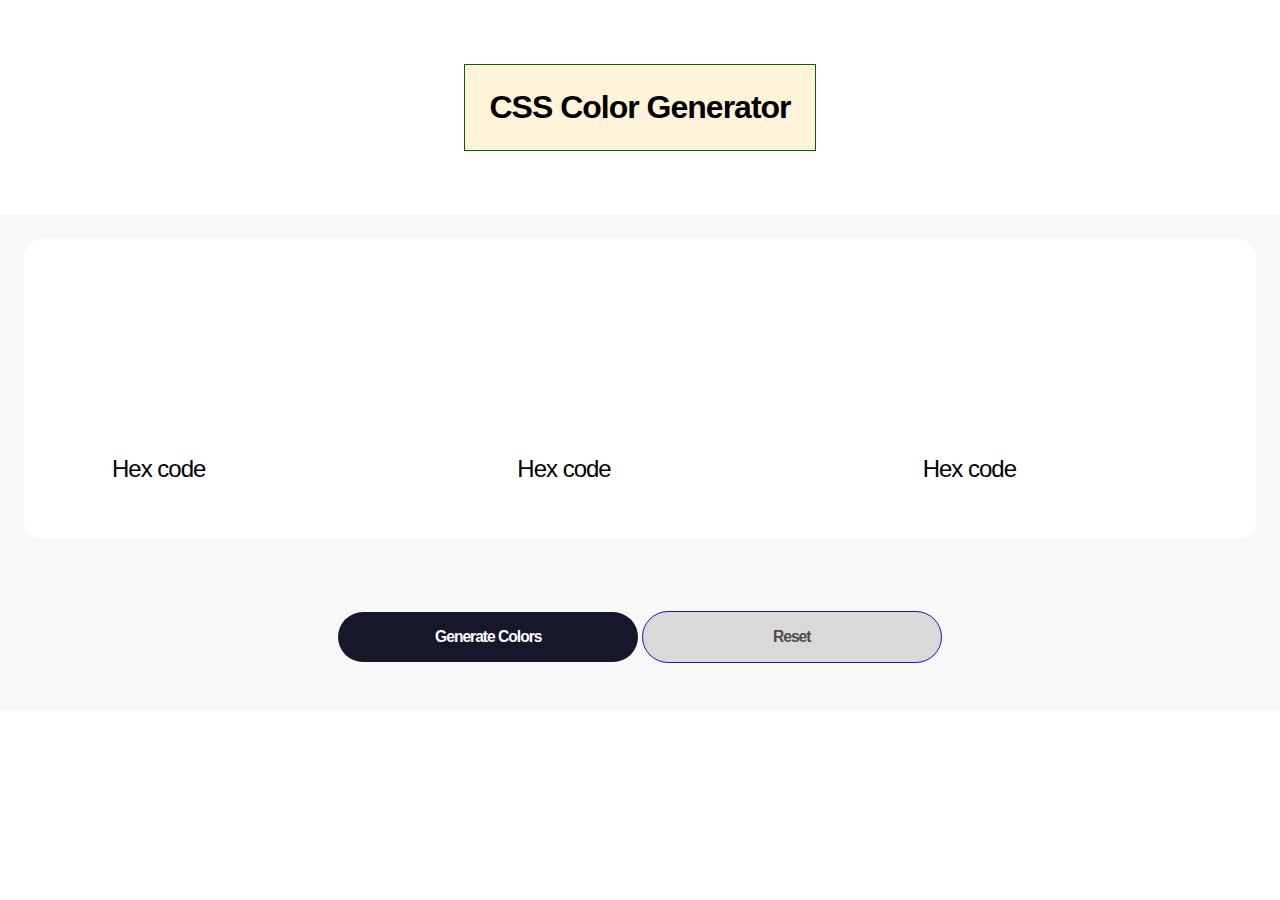
<file: colorgenerator.html>
<!DOCTYPE html>
<html lang="en">
<head>
    <meta charset="UTF-8">
    <meta name="viewport" content="width=device-width, initial-scale=1.0">
    <title>Color Generator
    </title>
    <link rel="stylesheet" href="colorgenerator.css">
</head>
<body>

    <div class="title-container">

        <h1>
        CSS Color Generator
        </h1>
    </div>

    <div class="container-colors-buttons">

        <div class="container-colors">

            <div class="first-color-box" id="first-color-box">
                
                <div class="hex-cont">
                    <h3 id = "first-hex-code">
                        Hex code
                    </h3>
                </div>
                
            </div>

            <div class="second-color-box" id="second-color-box">

                <div class="hex-cont">
                    <h3 id = "second-hex-code">
                        Hex code
                    </h3>
                </div>
                
            </div>

            <div class="third-color-box" id="third-color-box">
                <div class="hex-cont">
                    <h3 id="third-hex-code">
                        Hex code
                    </h3>
                </div>
                
                
            </div>

        </div>

        <div class="container-buttons">

            <button id ="cta">
                <h3>
                    Generate Colors
                </h3>
            </button>

            <button class="reset" id = "reset">
                <h3>
                    Reset
                </h3>
            </button>
        </div>
    </div>


    <script src="colorgenerator.js"></script>
    
</body>
</html>
</file>
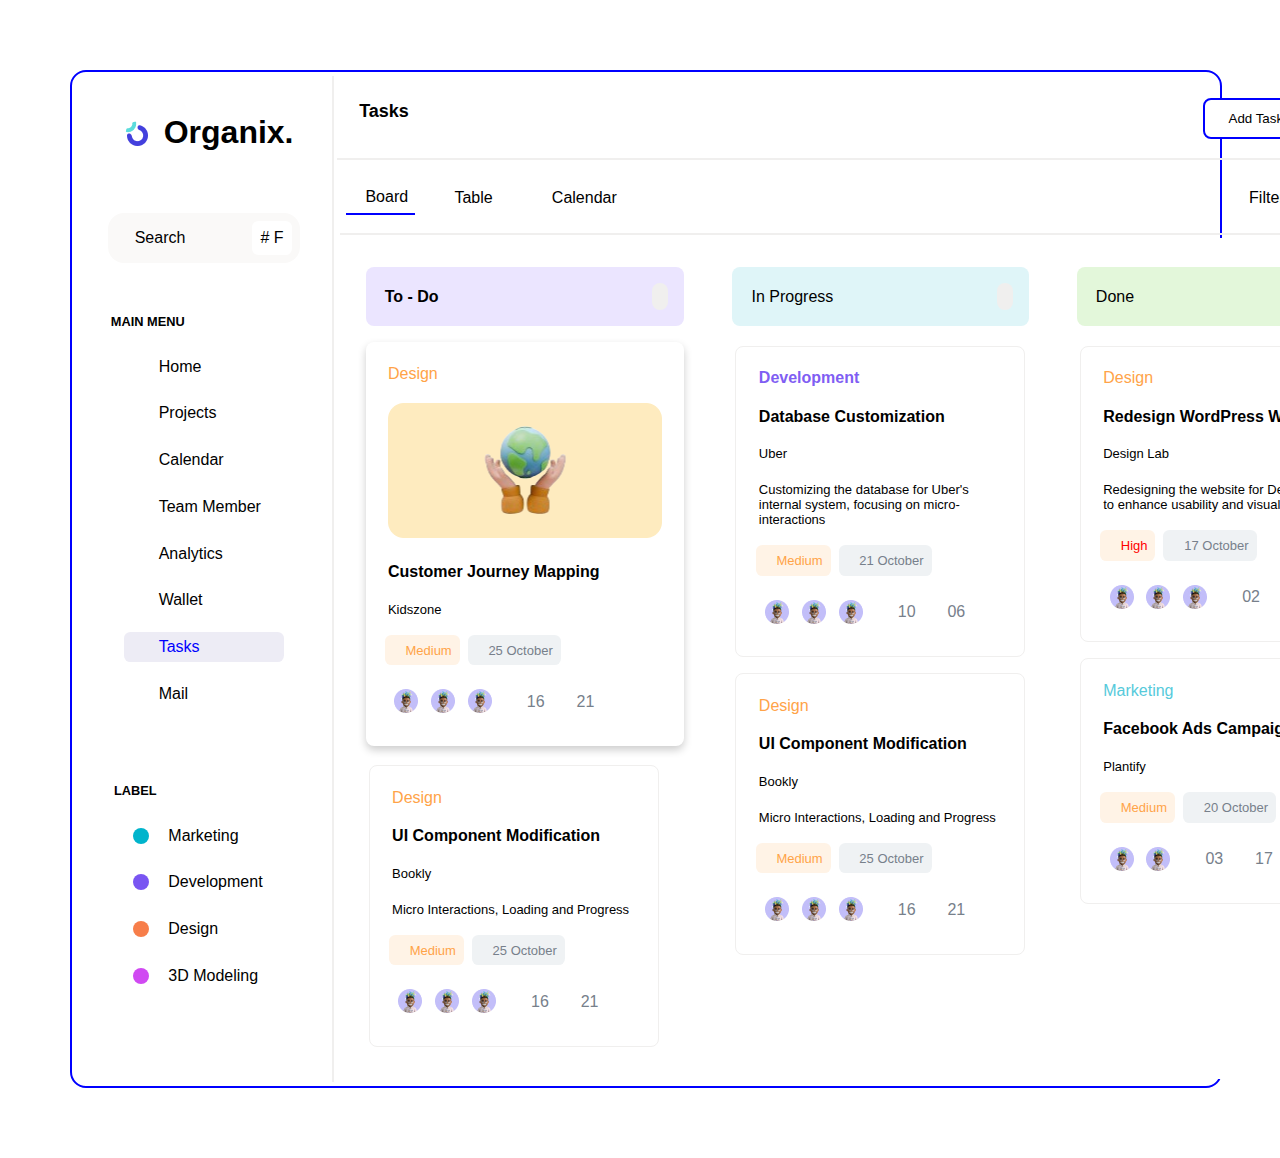
<file: dashboard.html>
<!DOCTYPE html>
<html lang="en">
<head>
  <meta charset="UTF-8">
  <meta name="viewport" content="width=device-width, initial-scale=1.0">
  <title>Organix Dashboard</title>
  <link rel="stylesheet" href="https://cdnjs.cloudflare.com/ajax/libs/font-awesome/6.6.0/css/all.min.css" integrity="sha512-Kc323vGBEqzTmouAECnVceyQqyqdsSiqLQISBL29aUW4U/M7pSPA/gEUZQqv1cwx4OnYxTxve5UMg5GT6L4JJg==" crossorigin="anonymous" referrerpolicy="no-referrer" />
  <link rel="stylesheet" href="/dashboard.css">
</head>
<body>
  <div class="dashboard">

    <!-- Sidebar -->
    
    <div class="side-bar-cont">

        <div class="organix-logo-cont">
            <div class="logo">
                <img src="/images/organix logo.png" alt="logo Organix">
            </div>

            <h1>
                Organix.
            </h1>
        </div>

        <div class="searchbox-cont">

            <div class="search-box">

                <div class="search-icon">
                    <i class="fa-solid fa-magnifying-glass"></i>
    
                </div>
    
                <div class="search-text">
                    Search
                </div>

            </div>
            

            <div class="command-F-cont">
                <p>
                    # F
                </p>
            </div>
        </div>

        <div class="main-menu-cont">

                <h2>
                    MAIN MENU
                </h2>

                <div class="menu-options">

                    <ul>
                        <li>
                            <div class="home-icon">
                                <i class="fa-solid fa-house"></i>
                            </div>

                            <p>
                                Home
                            </p>
                        </li>

                        <li>
                            <div class="projects-icon">
                                <i class="fa-regular fa-folder"></i>

                            </div>

                            <p>
                                Projects
                            </p>
                        </li>

                        <li>

                            <div class="calendar-icon">
                                <i class="fa-regular fa-calendar"></i>

                            </div>

                            <p>
                                Calendar
                            </p>
                        </li>

                        <li>
                            <div class="team-member-icon">
                                <i class="fa-regular fa-user"></i>

                            </div>
    
                            <p>
                                Team Member
                            </p>

                        </li>

                        <li>
                            <div class="analytics-icon">
                                <i class="fa-solid fa-chart-pie"></i>

                            </div>

                            <p>
                                Analytics
                            </p>
                        </li>

                        <li>
                            <div class="wallet-icon">
                                <i class="fa-solid fa-wallet"></i>

                            </div>

                            <p>
                                Wallet
                            </p>
                        </li>

                        <li class="task">
                            <div class="tasks-icon">
                                <i class="fa-solid fa-clipboard"></i>

                            </div>

                            <p>
                                Tasks
                            </p>
                        </li>

                        <li>
                            <div class="mail-icon">
                                <i class="fa-regular fa-envelope"></i>

                            </div>

                            <p>
                                Mail
                            </p>
                        </li>

                        
                    </ul>
                </div>
            
        </div>

        <div class="label">
            <h2>
                LABEL
            </h2>

            <div class="label-options">
                <ul>
                    <li>
                        <div class="marketing-icon">

                        </div>

                        <p>
                            Marketing
                        </p>
                    </li>

                    <li>
                        <div class="development-icon">

                        </div>

                        <p>
                            Development
                        </p>
                    </li>

                    <li>
                        <div class="design-icon">

                        </div>
    
                        <p>
                            Design
                        </p>

                    </li>

                    <li>
                        <div class="model-icon">

                        </div>

                        <p>
                            3D Modeling
                        </p>
                    </li>

                    
                </ul>
            </div>
        </div>
    </div>

    <!-- Main Dashbaord screen -->

    <div class="main-screen">

        <!-- Top section -->

        <div class="top-section-cont">
            
            <div class="task-text-cont">
                <p>
                    Tasks
                </p>
            </div>

            <div class="top-funtions-cont">

                    <button class="add-task-btn-icon">
                        <div class="plus-icon-cont">
                            <i class="fa-solid fa-plus"></i>
                        </div>
    
                        <div class="add-task-text-cont">
                            <p>
                                Add Task
                            </p>

                    </button>
                

                <div class="notifs-icon-cont">
                    <i class="fa-solid fa-bell"></i>
                </div>

                <div class="avatar-cont">
                    <img src="/images/avatar.jpg" alt="Profile avatar">
                </div>
            </div>
        </div>

        <!-- Main content section -->

        <div class="main-content-cont">

            <div class="main-content-top-btns">

                <div class="left-btns">
                    <div class="text-and-icon-board">

                        <div class="board-icon">
                            <i class="fa-solid fa-grip-lines-vertical"></i>

                        </div>
                        
                        <p>
                            Board
                        </p>
                    </div>


                <div class="text-and-icon">

                    <div class="table-icon">
                        <i class="fa-solid fa-table"></i>

                    </div>

                    <p>
                        Table
                    </p>


                </div>

                <div class="text-and-icon">
                    <div class="calendar-icon">
                        <i class="fa-regular fa-calendar"></i>

                    </div>

                    <p>
                        Calendar
                    </p>
                </div>

                </div>

                <div class="right-btns">

                    <div class="text-and-icon">

                        <div class="filter-icon">
                            <i class="fa-solid fa-filter"></i>

                        </div>

                        <p>
                            Filter
                        </p>
                    </div>

                    <div class="text-and-icon">

                        <div class="sort-icon">
                            <i class="fa-brands fa-nfc-symbol"></i>

                        </div>

                        <p>
                            Sort
                        </p>
                    </div>
                </div>
                </div>
            </div>

            <!-- Activity Cards Container-->

            <div class="Activity-cards-container">

                <!-- first column cards -->

                 <div class="action-container">

                    <div class="act-btn-icon">

                        <p>
                            To - Do
                        </p>

                        <div class="plus-icon">
                            <i class="fa-solid fa-plus"></i>
                        </div>
                    </div>

                    <div class="first-card">
                        <div class="label-and-icon">
                            <p>
                                Design
                            </p>

                            <div class="icon">
                                <i class="fa-solid fa-ellipsis"></i>
                            </div>
                        </div>

                        <div class="card-image">
                            <img src="/images/card image.png" alt="">

                        </div>

                        <div class="card-title">
                            <p>
                                Customer Journey Mapping
                            </p>
                        </div>

                        <div class="sub-text">
                            <p>
                                Kidszone
                            </p>
                        </div>

                        <div class="tags">
                            <div class="tagname-and-icon1">
                                <div class="icon">
                                    <i class="fa-regular fa-flag"></i>

                                </div>

                                <div class="tagname">
                                    <p>
                                        Medium
                                    </p>
                                </div>
                            </div>

                            <div class="tagname-and-icon2">
                                <div class="icon">
                                    <i class="fa-solid fa-stopwatch-20"></i>

                                </div>

                                <div class="tagname">
                                    <p>
                                        25 October
                                    </p>
                                    
                                </div>
                            </div>
                        </div>

                        <div class="avatars-and-icons">
                            <div class="avatars">
                                <div class="avatar1">
                                    <img src="/images/avatar.jpg" alt="">

                                </div>

                                <div class="avatar2">
                                    <img src="/images/avatar.jpg" alt="">

                                </div>

                                <div class="avatar3">
                                    <img src="/images/avatar.jpg" alt="">

                                </div>
                            </div>

                            <div class="icons">
                                <div class="link-and-unit">

                                    <div class="link-icon">
                                        <i class="fa-solid fa-link"></i>

                                    </div>

                                    <div class="unit">
                                        <p>
                                            16
                                        </p>
                                    </div>
                                </div>

                                <div class="chat-and-unit">

                                    <div class="chat-icon">
                                        <i class="fa-brands fa-rocketchat"></i>

                                    </div>

                                    <div class="unit">
                                        <p>
                                            21
                                        </p>
                                    </div>
                                </div>


                            </div>
                        </div>
                    </div>

                    <!-- second card -->
                    <div class="container-second-card">

                        <div class="second-card">
                            <div class="label-and-icon">
                                <p>
                                    Design
                                </p>
    
                                <div class="icon">
                                    <i class="fa-solid fa-ellipsis"></i>
                                </div>
                            </div>
    
                            <div class="card-title">
                                <p>
                                    UI Component Modification 
                                </p>
                            </div>
    
                            <div class="sub-text">
                                <p>
                                    Bookly
                                </p>
                            </div>

                            <div class="sub-text">
                                <p>
                                   Micro Interactions, Loading and Progress
                                </p>
                            </div>

                            
    
                            <div class="tags">
                                <div class="tagname-and-icon1">
                                    <div class="icon">
                                        <i class="fa-regular fa-flag"></i>
    
                                    </div>
    
                                    <div class="tagname">
                                        <p>
                                            Medium
                                        </p>
                                    </div>
                                </div>
    
                                <div class="tagname-and-icon2">
                                    <div class="icon">
                                        <i class="fa-solid fa-stopwatch-20"></i>
    
                                    </div>
    
                                    <div class="tagname">
                                        <p>
                                            25 October
                                        </p>
                                        
                                    </div>
                                </div>
                            </div>
    
                            <div class="avatars-and-icons">
                                <div class="avatars">
                                    <div class="avatar1">
                                        <img src="/images/avatar.jpg" alt="">
    
                                    </div>
    
                                    <div class="avatar2">
                                        <img src="/images/avatar.jpg" alt="">
    
                                    </div>
    
                                    <div class="avatar3">
                                        <img src="/images/avatar.jpg" alt="">
    
                                    </div>
                                </div>
    
                                <div class="icons">
                                    <div class="link-and-unit">
    
                                        <div class="link-icon">
                                            <i class="fa-solid fa-link"></i>
    
                                        </div>
    
                                        <div class="unit">
                                            <p>
                                                16
                                            </p>
                                        </div>
                                    </div>
    
                                    <div class="chat-and-unit">
    
                                        <div class="chat-icon">
                                            <i class="fa-brands fa-rocketchat"></i>
    
                                        </div>
    
                                        <div class="unit">
                                            <p>
                                                21
                                            </p>
                                        </div>
                                    </div>
    
    
                                </div>
                            </div>
                        </div>

                    </div>

                    
                   
                </div>

                 <!-- middle column cards -->


                <div class="action-container">

                    <div class="act-btn-icon-progress">

                        <p>
                            In Progress
                        </p>

                        <div class="plus-icon">
                            <i class="fa-solid fa-plus"></i>
                        </div>
                    </div>

                   
                    <div class="container-middle-card">

                            <div class="second-card1">
                                <div class="label-and-icon dev">
                                    <p>
                                        Development
                                    </p>
        
                                    <div class="icon">
                                        <i class="fa-solid fa-ellipsis"></i>
                                    </div>
                                </div>
        
                                <div class="card-title">
                                    <p>
                                       Database Customization
                                    </p>
                                </div>
        
                                <div class="sub-text">
                                    <p>
                                        Uber
                                    </p>
                                </div>
    
                                <div class="sub-text">
                                    <p>
                                      Customizing the database for Uber's internal system, focusing on micro-interactions
                                    </p>
                                </div>
    
                                
        
                                <div class="tags">
                                    <div class="tagname-and-icon1">
                                        <div class="icon">
                                            <i class="fa-regular fa-flag"></i>
        
                                        </div>
        
                                        <div class="tagname">
                                            <p>
                                                Medium
                                            </p>
                                        </div>
                                    </div>
        
                                    <div class="tagname-and-icon2">
                                        <div class="icon">
                                            <i class="fa-solid fa-stopwatch-20"></i>
        
                                        </div>
        
                                        <div class="tagname">
                                            <p>
                                                21 October
                                            </p>
                                            
                                        </div>
                                    </div>
                                </div>
        
                                <div class="avatars-and-icons">
                                    <div class="avatars">
                                        <div class="avatar1">
                                            <img src="/images/avatar.jpg" alt="">
        
                                        </div>
        
                                        <div class="avatar2">
                                            <img src="/images/avatar.jpg" alt="">
        
                                        </div>
        
                                        <div class="avatar3">
                                            <img src="/images/avatar.jpg" alt="">
        
                                        </div>
                                    </div>
        
                                    <div class="icons">
                                        <div class="link-and-unit">
        
                                            <div class="link-icon">
                                                <i class="fa-solid fa-link"></i>
        
                                            </div>
        
                                            <div class="unit">
                                                <p>
                                                    10
                                                </p>
                                            </div>
                                        </div>
        
                                        <div class="chat-and-unit">
        
                                            <div class="chat-icon">
                                                <i class="fa-brands fa-rocketchat"></i>
        
                                            </div>
        
                                            <div class="unit">
                                                <p>
                                                    06
                                                </p>
                                            </div>
                                        </div>
        
        
                                    </div>
                                </div>
                            </div>

                            <div class="second-card2">
                                <div class="label-and-icon">
                                    <p>
                                        Design
                                    </p>
        
                                    <div class="icon">
                                        <i class="fa-solid fa-ellipsis"></i>
                                    </div>
                                </div>
        
                                <div class="card-title">
                                    <p>
                                        UI Component Modification 
                                    </p>
                                </div>
        
                                <div class="sub-text">
                                    <p>
                                        Bookly
                                    </p>
                                </div>
    
                                <div class="sub-text">
                                    <p>
                                       Micro Interactions, Loading and Progress
                                    </p>
                                </div>
    
                                
        
                                <div class="tags">
                                    <div class="tagname-and-icon1">
                                        <div class="icon">
                                            <i class="fa-regular fa-flag"></i>
        
                                        </div>
        
                                        <div class="tagname">
                                            <p>
                                                Medium
                                            </p>
                                        </div>
                                    </div>
        
                                    <div class="tagname-and-icon2">
                                        <div class="icon">
                                            <i class="fa-solid fa-stopwatch-20"></i>
        
                                        </div>
        
                                        <div class="tagname">
                                            <p>
                                                25 October
                                            </p>
                                            
                                        </div>
                                    </div>
                                </div>
        
                                <div class="avatars-and-icons">
                                    <div class="avatars">
                                        <div class="avatar1">
                                            <img src="/images/avatar.jpg" alt="">
        
                                        </div>
        
                                        <div class="avatar2">
                                            <img src="/images/avatar.jpg" alt="">
        
                                        </div>
        
                                        <div class="avatar3">
                                            <img src="/images/avatar.jpg" alt="">
        
                                        </div>
                                    </div>
        
                                    <div class="icons">
                                        <div class="link-and-unit">
        
                                            <div class="link-icon">
                                                <i class="fa-solid fa-link"></i>
        
                                            </div>
        
                                            <div class="unit">
                                                <p>
                                                    16
                                                </p>
                                            </div>
                                        </div>
        
                                        <div class="chat-and-unit">
        
                                            <div class="chat-icon">
                                                <i class="fa-brands fa-rocketchat"></i>
        
                                            </div>
        
                                            <div class="unit">
                                                <p>
                                                    21
                                                </p>
                                            </div>
                                        </div>
        
        
                                    </div>
                                </div>
                            </div>
                            
    
                    </div>

                    <!-- last column cards -->

                    
                   
                </div>

                <!-- last column cards -->


                <div class="action-container">

                    <div class="act-btn-icon-progress done">

                        <p>
                            Done
                        </p>

                        <div class="plus-icon">
                            <i class="fa-solid fa-plus"></i>
                        </div>
                    </div>

                   
                    <div class="container-middle-card">

                            <div class="second-card1">
                                <div class="label-and-icon">
                                    <p>
                                        Design
                                    </p>
        
                                    <div class="icon">
                                        <i class="fa-solid fa-ellipsis"></i>
                                    </div>
                                </div>
        
                                <div class="card-title">
                                    <p>
                                       Redesign WordPress Website
                                    </p>
                                </div>
        
                                <div class="sub-text">
                                    <p>
                                        Design Lab
                                    </p>
                                </div>
    
                                <div class="sub-text">
                                    <p>
                                      Redesigning the website for Design Lab to enhance usability and visual appeal.
                                    </p>
                                </div>
    
                                
        
                                <div class="tags">
                                    <div class="tagname-and-icon1">
                                        <div class="icon">
                                            <i class="fa-regular fa-flag"></i>
        
                                        </div>
        
                                        <div class="tagname high">
                                            <p>
                                                High 
                                            </p>
                                        </div>
                                    </div>
        
                                    <div class="tagname-and-icon2">
                                        <div class="icon">
                                            <i class="fa-solid fa-stopwatch-20"></i>
        
                                        </div>
        
                                        <div class="tagname">
                                            <p>
                                                17 October
                                            </p>
                                            
                                        </div>
                                    </div>
                                </div>
        
                                <div class="avatars-and-icons">
                                    <div class="avatars">
                                        <div class="avatar1">
                                            <img src="/images/avatar.jpg" alt="">
        
                                        </div>
        
                                        <div class="avatar2">
                                            <img src="/images/avatar.jpg" alt="">
        
                                        </div>
        
                                        <div class="avatar3">
                                            <img src="/images/avatar.jpg" alt="">
        
                                        </div>
                                    </div>
        
                                    <div class="icons">
                                        <div class="link-and-unit">
        
                                            <div class="link-icon">
                                                <i class="fa-solid fa-link"></i>
        
                                            </div>
        
                                            <div class="unit">
                                                <p>
                                                    02
                                                </p>
                                            </div>
                                        </div>
        
                                        <div class="chat-and-unit">
        
                                            <div class="chat-icon">
                                                <i class="fa-brands fa-rocketchat"></i>
        
                                            </div>
        
                                            <div class="unit">
                                                <p>
                                                    29
                                                </p>
                                            </div>
                                        </div>
        
        
                                    </div>
                                </div>
                            </div>

                            <div class="second-card2">
                                <div class="label-and-icon marketing">
                                    <p>
                                        Marketing
                                    </p>
        
                                    <div class="icon">
                                        <i class="fa-solid fa-ellipsis"></i>
                                    </div>
                                </div>
        
                                <div class="card-title">
                                    <p>
                                       Facebook Ads Campaign 
                                    </p>
                                </div>
        
                                <div class="sub-text">
                                    <p>
                                        Plantify
                                    </p>
                                </div>
                                
        
                                <div class="tags">
                                    <div class="tagname-and-icon1">
                                        <div class="icon">
                                            <i class="fa-regular fa-flag"></i>
        
                                        </div>
        
                                        <div class="tagname">
                                            <p>
                                                Medium
                                            </p>
                                        </div>
                                    </div>
        
                                    <div class="tagname-and-icon2">
                                        <div class="icon">
                                            <i class="fa-solid fa-stopwatch-20"></i>
        
                                        </div>
        
                                        <div class="tagname">
                                            <p>
                                                20 October
                                            </p>
                                            
                                        </div>
                                    </div>
                                </div>
        
                                <div class="avatars-and-icons">
                                    <div class="avatars">
                                        <div class="avatar1">
                                            <img src="/images/avatar.jpg" alt="">
        
                                        </div>
        
                                        <div class="avatar2">
                                            <img src="/images/avatar.jpg" alt="">
        
                                        </div>
        
                        
                                    </div>
        
                                    <div class="icons">
                                        <div class="link-and-unit">
        
                                            <div class="link-icon">
                                                <i class="fa-solid fa-link"></i>
        
                                            </div>
        
                                            <div class="unit">
                                                <p>
                                                    03
                                                </p>
                                            </div>
                                        </div>
        
                                        <div class="chat-and-unit">
        
                                            <div class="chat-icon">
                                                <i class="fa-brands fa-rocketchat"></i>
        
                                            </div>
        
                                            <div class="unit">
                                                <p>
                                                    17
                                                </p>
                                            </div>
                                        </div>
        
        
                                    </div>
                                </div>
                            </div>
                            
    
                    </div>

            
                </div>
            </div>

        </div>

    </div>
</body>
</html>
</file>
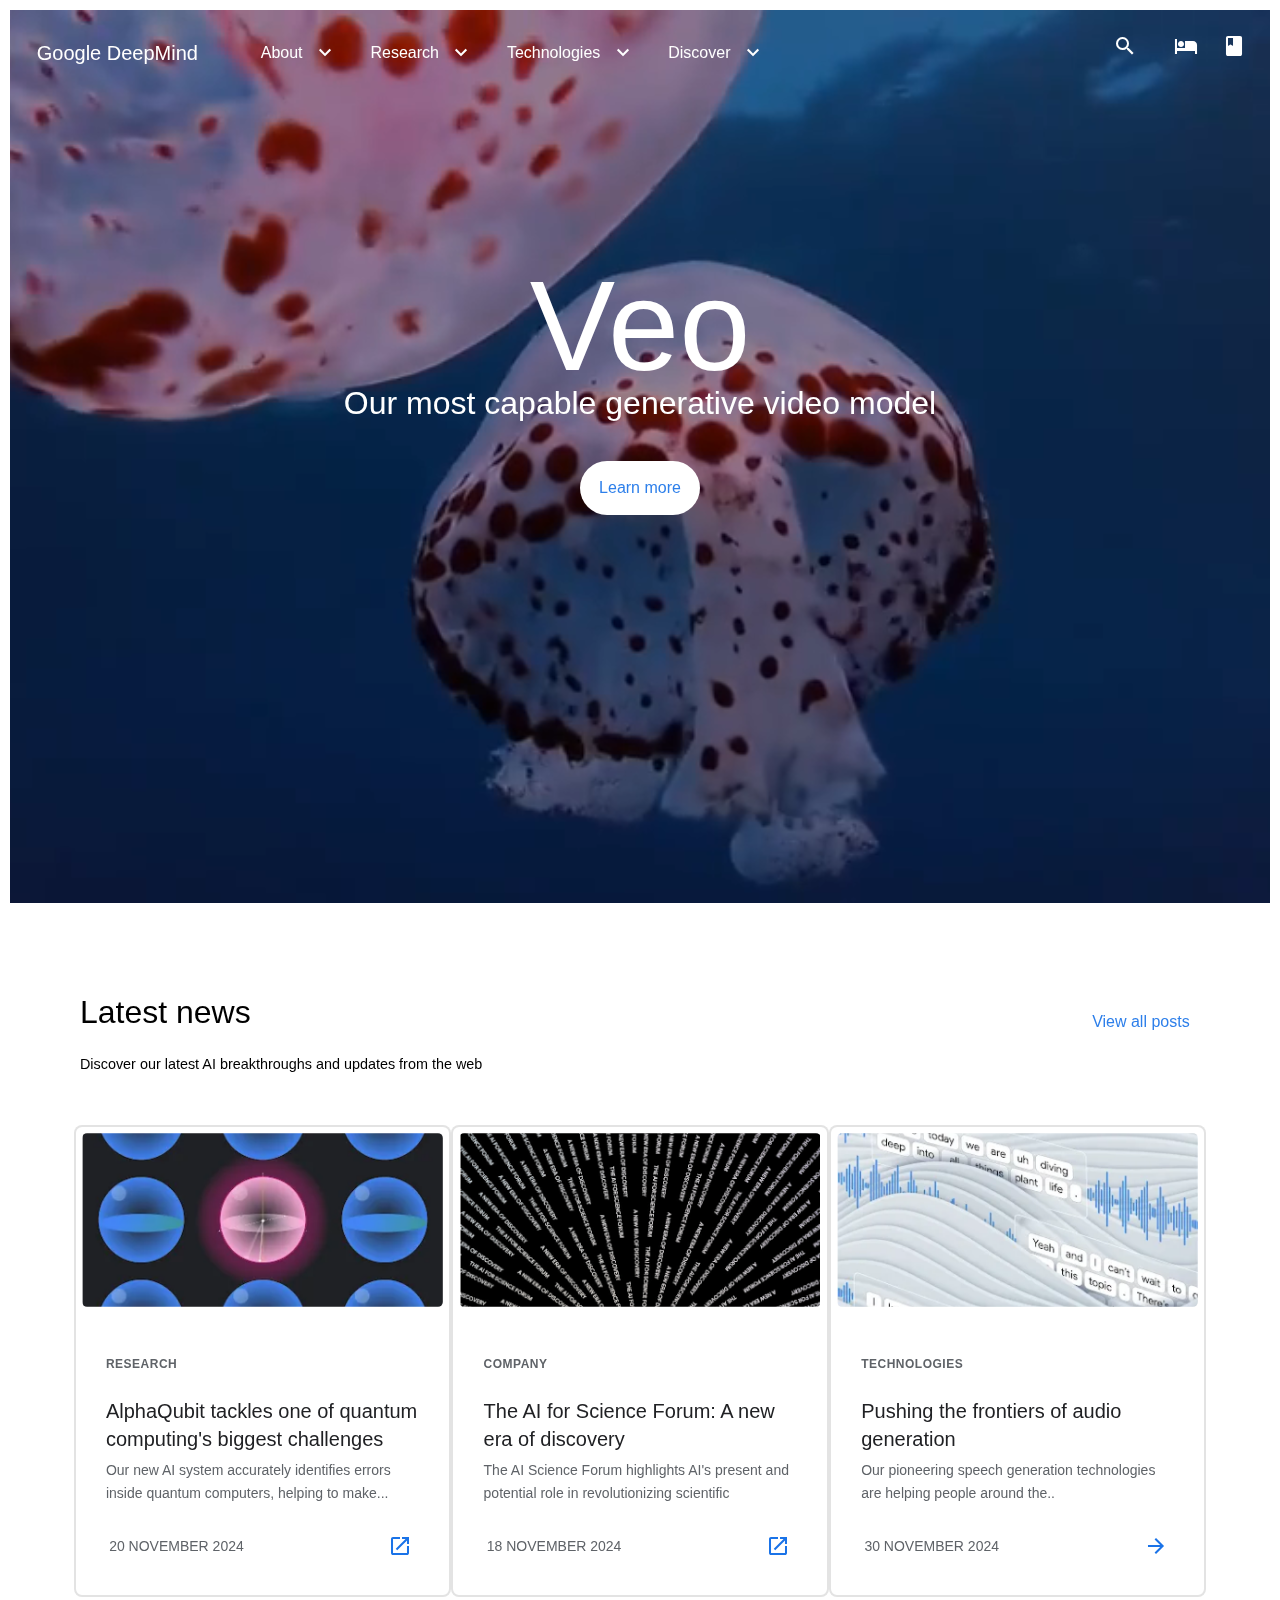
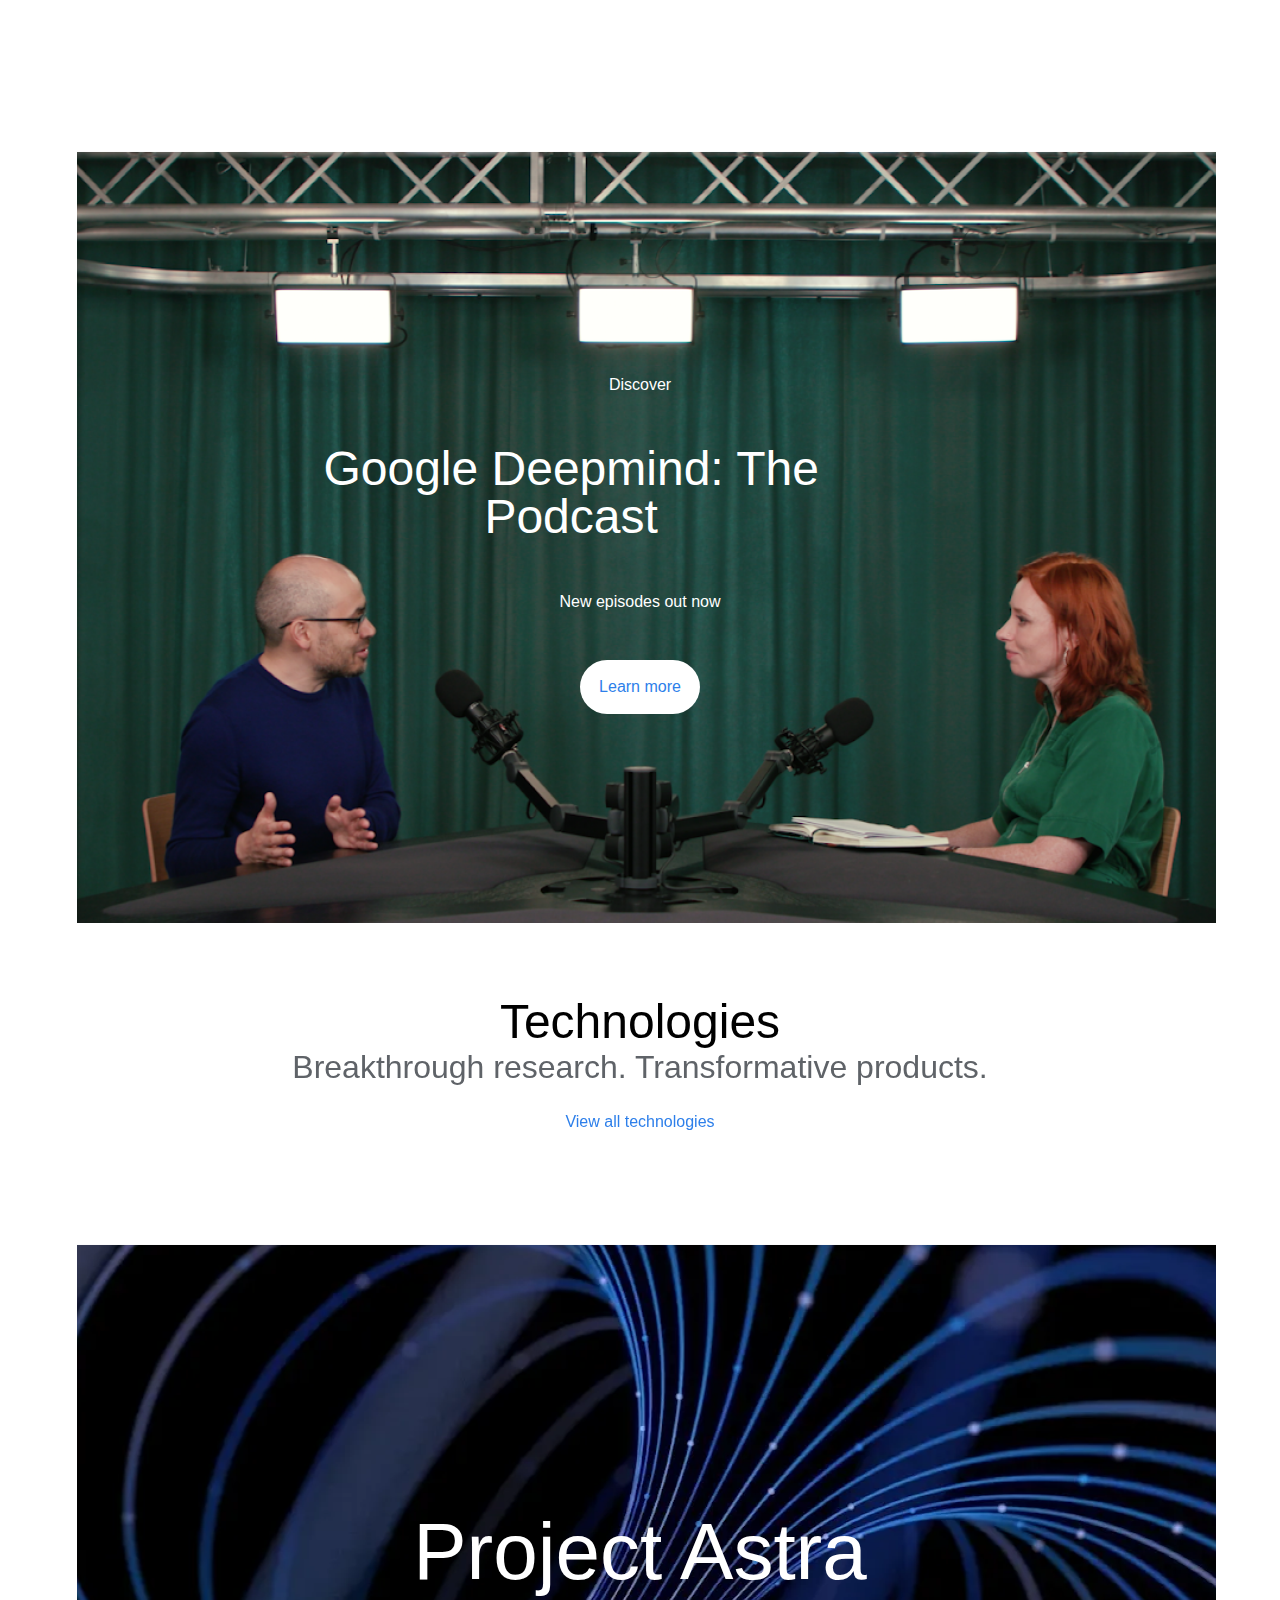
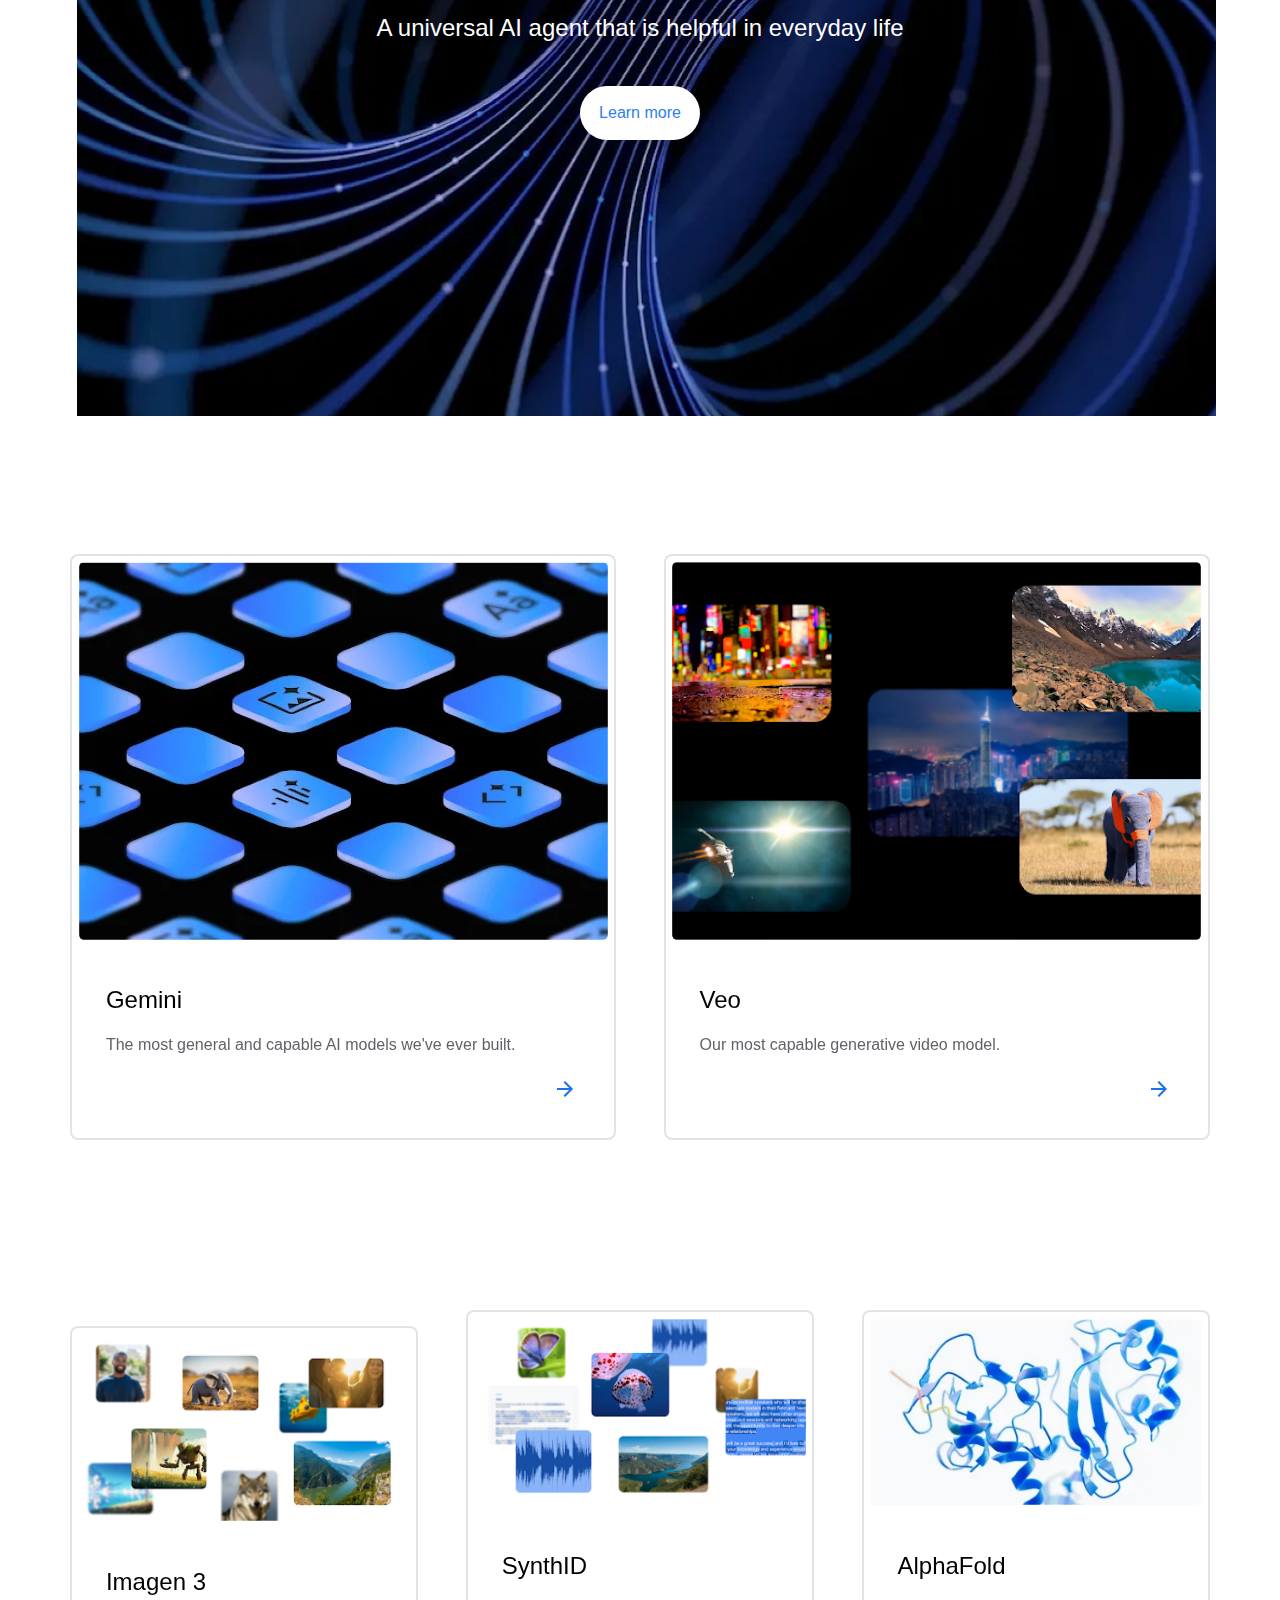
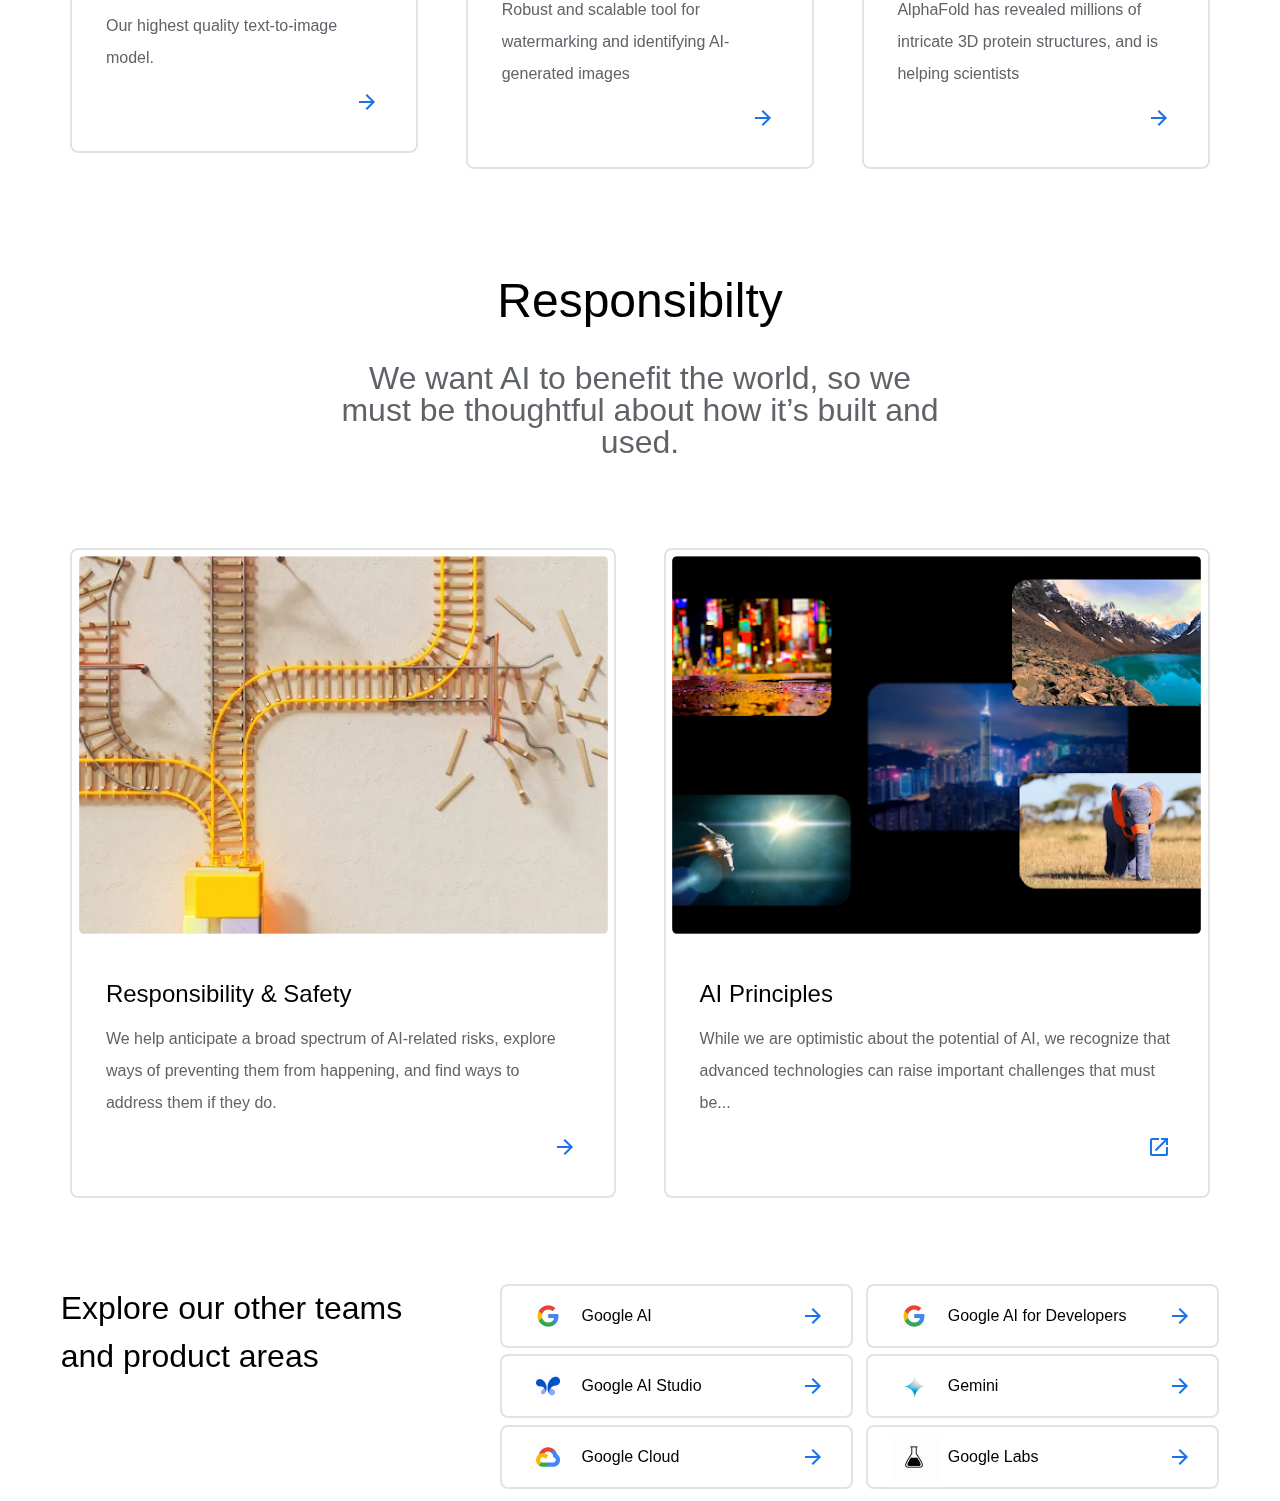
<file: deepmind.html>
<!DOCTYPE html>
<html lang="en">
<head>
    <meta charset="UTF-8">
    <meta name="viewport" content="width=device-width, initial-scale=1.0">
    <title>Google Deepmind</title>
    <link rel="stylesheet" href="/deepmind.css">
    <link href="https://fonts.googleapis.com/icon?family=Material+Icons" rel="stylesheet">
    
</head>
<body class="body">

    <div class="hero-section-cont">

        

        <div class="nav-bar">

            <video class="background-video" autoplay muted loop>
                <source src="VID-20241120-WA0031.mp4" type="video/mp4">
 
            </video>

            <div class="logo-and-menu">

                    <button class="dm-logotext">
                        <p>
                            Google DeepMind
                        </p>
                    </button>
                    
                    

                    <div class="menu-container">

                        <button class="menu-options">

                            <p>
                                About
                            </p>

                            <i class="material-icons">keyboard_arrow_down</i>

                        </button>


                        <button class="menu-options">

                            <p>
                                Research
                            </p>

                            <i class="material-icons">keyboard_arrow_down</i>

                        </button>

                        <button class="menu-options">

                            <p>
                                Technologies
                            </p>

                            <i class="material-icons">keyboard_arrow_down</i>

                        </button>

                        <button class="menu-options">

                            <p>
                                Discover
                            </p>

                            <i class="material-icons">keyboard_arrow_down</i>

                        </button>



                       

                    </div>

            </div>


            <div class="search-and-ai">

                <div class="icon">

                    <i class="material-icons">search</i>
                </div>

                <div class="icon">

                    <i class="material-icons">hotel_class</i>
                </div>

            </div>
            
        </div>


        <div class="hero-text-content">

            <div class="headline">
                <h1>
                    Veo
                </h1>
            </div>

            <div class="subhead">
                <h3>
                    Our most capable generative video model
                </h3>
            </div>


            <div class="learn-more">

                <button class="primary-button">
                    <p>
                        Learn more
                    </p>
                </button>
            </div>
        </div>
    </div>


    <div class="latest-news-section-container">
        <div class="top-section">

            <div class="section-headline">
                <h2>
    
                    Latest news
                </h2>
    
                <p>
                    Discover our latest AI breakthroughs and updates from the web
                </p>
    
    
            </div>
    
            
            <div class="view-all">
                <p>
                    View all posts
                </p>

            </div>

        </div>
        


        <div class="news-container">

            <news class="card">
                <img src="images/DM bubbles.png" alt="Quantum Computing Visualization" class="card-image">
                <div class="card-content">
    
                    <div class="category">Research</div>
    
                    <h2 class="title">AlphaQubit tackles one of quantum computing's biggest challenges</h2>
                    <p class="description">Our new AI system accurately identifies errors inside quantum computers, helping to make...</p>
                    <div class="card-footer">
                        <i class="date">20 NOVEMBER 2024</i>
                        <a href="#" class="external-link">
                            
                            <i class="material-icons">open_in_new</i>
                        </a>
                    </div>
                </div>
            </news>

            <news class="card">
                <img src="images/dante.png" alt="Quantum Computing Visualization" class="card-image">
                <div class="card-content">
    
                    <div class="category">Company</div>
    
                    <h2 class="title">The AI for Science Forum: A new era of discovery
                    </h2>

                    <p class="description">
                        The AI Science Forum highlights AI's present and potential role in revolutionizing scientific
                    </p>
                    <div class="card-footer">
                        <i class="date">
                            18 NOVEMBER 2024

                        </i>

                        <a href="#" class="external-link">
                            
                            <i class="material-icons">open_in_new</i>
                        </a>
                    </div>
                </div>
            </news>

            <news class="card">
                <img src="images/DM landscape.png" alt="Quantum Computing Visualization" class="card-image">
                <div class="card-content">
    
                    <div class="category">
                        Technologies

                    </div>
    
                    <h2 class="title">
                        Pushing the frontiers of audio generation

                    </h2>
                    <p class="description">
                        Our pioneering speech generation technologies are helping people around the..
                    </p>
                    <div class="card-footer">
                        <i class="date">30 NOVEMBER 2024</i>
                        <a href="#" class="external-link">
                            
                            <i class="material-icons">arrow_forward</i>
                        </a>
                    </div>
                </div>
            </news>
        
        
        
        </div>


    </div>

    <div class="podcast-section">
        <div class="section-image">
            <img src="images/DM green interview.png" alt="" class="podcast-bg">
        </div>

        <div class="content">
            <div class="content-label">
                <p>
                    Discover
                </p>
            </div>
    
            <div class="content-main-text">
                <h2>
                    Google Deepmind: The Podcast
                </h2>
            </div>
    
            <div class="more-episodes">
                <p>
                    New episodes out now
                </p>
            </div>

            <div class="learn-more">

                <button class="primary-button">
                    <p>
                        Learn more
                    </p>
                </button>
            </div>
            
        </div>
    
    
    </div>

    <div class="technologies-section">

        <div class="headtag">
            <h2>
                Technologies
            </h2>
        </div>

        <div class="desc">
            <p>
                Breakthrough research. Transformative products.
            </p>
        </div>

        <div class="view-all">
            <p>
                View all technologies
            </p>
        </div>


    </div>

    <div class="astra-section">
        <div class="section-image">
            <img src="images/astra.png" alt="" class="astra-bg">
        </div>

        <div class="astra-content-container">

            <div class="content-astra">

                <div class="main-text-astra">
                    <h2>
                        Project Astra
                    </h2>
                </div>
        
                <div class="subtext-astra">
                    <p>
                        A universal AI agent that is helpful in everyday life
                    </p>
                </div>

                <div class="learn-more">

                    <button class="primary-button">
                        <p>
                            Learn more
                        </p>
                    </button>
                    
                </div>
    
                
            </div>

        
        </div>
    
    
    
    </div>

    <div class="twocard-container">

        <news class="card-gemini bento">
            <img src="images/DM blue keys.png" alt="Gemini card" class="bento-image">
            <div class="card-content">

                <div class="category-bento">
                   <p>
                    Gemini
                   </p> 
                    
                
                </div>

    
                <div class="description-bento">
                    
                    <p>
                        The most general and capable AI models we've ever built.
                    </p>
                </div>

                <div class="bento-footer">
                    
                    <a href="#" class="external-link">
                        
                        <i class="material-icons">arrow_forward</i>
                    </a>
                </div>
            </div>
        </news>

        <news class="card-veo bento">
            <img src="images/DM wildlife.png" alt="Quantum Computing Visualization" class="bento-image">
            <div class="card-content">

                <div class="category-bento">
                    
                   <p>
                    Veo
                   </p> 
                
                </div>

            

                <div class="description-bento">
                    <p>
                        Our most capable generative video model.
                    </p>
                    
                </div>
                <div class="bento-footer">
                

                    <a href="#" class="external-link">
                        
                        <i class="material-icons">arrow_forward</i>
                    </a>
                </div>
            </div>
        </news>
    
    
    </div>


    <div class="threecard-container">

        <news class="card-imagen bento-three">
            <img src="images/DM safari.png" alt="Quantum Computing Visualization" class="threebento-image">
            <div class="card-content">

                <div class="category-bento">
                   <p>
                   Imagen 3
                   </p> 
                    
                
                </div>

    
                <div class="description-bento">
                    
                    <p>
                        Our highest quality text-to-image model.
                    </p>
                </div>

                <div class="bento-footer">
                    
                    <a href="#" class="external-link">
                        
                        <i class="material-icons">arrow_forward</i>
                    </a>
                </div>
            </div>
        </news>

        <news class="card-synth bento-three">
            <img src="images/DM jelly.png" alt="Quantum Computing Visualization" class="threebento-image">
            <div class="card-content">

                <div class="category-bento">
                    
                   <p>
                    SynthID
                   </p> 
                
                </div>

                <div class="description-bento">
                    <p>
                        Robust and scalable tool for watermarking and identifying AI-generated images
                    </p>
                    
                </div>
                <div class="bento-footer">
                

                    <a href="#" class="external-link">
                        
                        <i class="material-icons">arrow_forward</i>
                    </a>
                </div>
            </div>
        </news>

        <news class="card-alpha bento-three">
            <img src="images/DM blue dream.png" alt="Quantum Computing Visualization" class="threebento-image">
            <div class="card-content">

                <div class="category-bento">
                    
                   <p>
                    AlphaFold
                   </p> 
                
                </div>

        
                <div class="description-bento">
                    <p>
                        AlphaFold has revealed millions of intricate 3D protein structures, and is helping scientists
                    </p>
                    
                </div>
                <div class="bento-footer">
                

                    <a href="#" class="external-link">
                        
                        <i class="material-icons">arrow_forward</i>
                    </a>
                </div>
            </div>
        </news>
    
    
    </div>

    <div class="responsility-section">

        <div class="headname">
            <h2>
               Responsibilty
            </h2>
        </div>

        <div class="desc-resp">
            <p>
                We want AI to benefit the world, so we must be thoughtful about how it’s built and used.
            </p>
        </div>

    </div>


    <div class="doublecard-container">

        <news class="card-safety bento">
            <img src="images/DM traintracks.png" alt="Gemini card" class="bento-image">
            <div class="card-content">

                <div class="category-bento">
                   <p>
                    Responsibility & Safety
                   </p> 
                    
                
                </div>

                <div class="description-bento">
                    
                    <p>
                        We help anticipate a broad spectrum of AI-related risks, explore ways of preventing them from happening, and find ways to address them if they do.
                    </p>
                </div>

                <div class="bento-footer">
                    
                    <a href="#" class="external-link">
                        
                        <i class="material-icons">arrow_forward</i>
                    </a>
                </div>
            </div>
        </news>

        <news class="card-ai bento">
            <img src="images/DM wildlife.png" alt="Quantum Computing Visualization" class="bento-image">
            <div class="card-content">

                <div class="category-bento">
                    
                   <p>
                    AI Principles
                   </p> 
                
                </div>

            

                <div class="description-bento">
                    <p>
                        While we are optimistic about the potential of AI, we recognize that advanced technologies can raise important challenges that must be...


                    </p>
                    
                </div>
                <div class="bento-footer">
                

                    <a href="#" class="external-link">
                        
                        <i class="material-icons">open_in_new</i>
                    </a>
                </div>
            </div>
        </news>
    
    
    </div>

    <div class="explore-teams-container">

        <div class="explore-copy-container">

            <p>
                Explore our other teams and product areas
            </p>
        </div>

        <div class="links-container">
            <div class="left-links-container">

                <div class="google-ai">
                    <div class="logo-and-name">
                        <div class="logo">
                            <img src="images/google logo 48.png" alt="">

                        </div>

                        <div class="name">
                            Google AI
                        </div>

                        <div class="arrow-icon">
                            <a href="#" class="external-link">
                        
                                <i class="material-icons">arrow_forward</i>
                            </a>

                        </div>


                    </div>

                    
                </div>

                <div class="google-ai-studio">
                    <div class="logo-and-name">
                        <div class="logo">
                            <img src="images/google dev 48.png" alt="">

                        </div>

                        <div class="name">
                            Google AI Studio
                        </div>

                        <div class="arrow-icon">
                            <a href="#" class="external-link">
                        
                                <i class="material-icons">arrow_forward</i>
                            </a>

                        </div>
                    </div>

                    
                </div>

                <div class="google-cloud">
                    <div class="logo-and-name">
                        <div class="logo">
                            <img src="images/google cloud 48.png" alt="">

                        </div>

                        <div class="name">
                            Google Cloud
                        </div>

                        <div class="arrow-icon">
                            <a href="#" class="external-link">
                        
                                <i class="material-icons">arrow_forward</i>
                            </a>

                        </div>
                    </div>

                    
                </div>
            </div>

            <div class="right-links-container">

                <div class="google-ai-developers">
                    <div class="logo-and-name">
                        <div class="logo">
                            <img src="images/google logo 48.png" alt="">

                        </div>

                        <div class="name">
                            Google AI for Developers
                        </div>

                        <div class="arrow-icon">
                            <a href="#" class="external-link">
                        
                                <i class="material-icons">arrow_forward</i>
                            </a>

                        </div>

                    </div>

                    
                </div>

                <div class="gemini">
                    <div class="logo-and-name">
                        <div class="logo">
                            <img src="images/gemini  48.png" alt="">

                        </div>

                        <div class="name">
                            Gemini
                        </div>

                        <div class="arrow-icon">
                            <a href="#" class="external-link">
                        
                                <i class="material-icons">arrow_forward</i>
                            </a>

                        </div>

                    </div>

                    
                </div>

                <div class="google-labs">
                    <div class="logo-and-name">
                        <div class="logo">
                            <img src="images/google labs.png" alt="">

                        </div>

                        <div class="name">
                            Google Labs
                        </div>

                        <div class="arrow-icon">
                            <a href="#" class="external-link">
                        
                                <i class="material-icons">arrow_forward</i>
                            </a>

                        </div>
                    </div>

                    
                </div>
            </div>
        </div>
    </div>
     

    
</body>
</html>
</file>
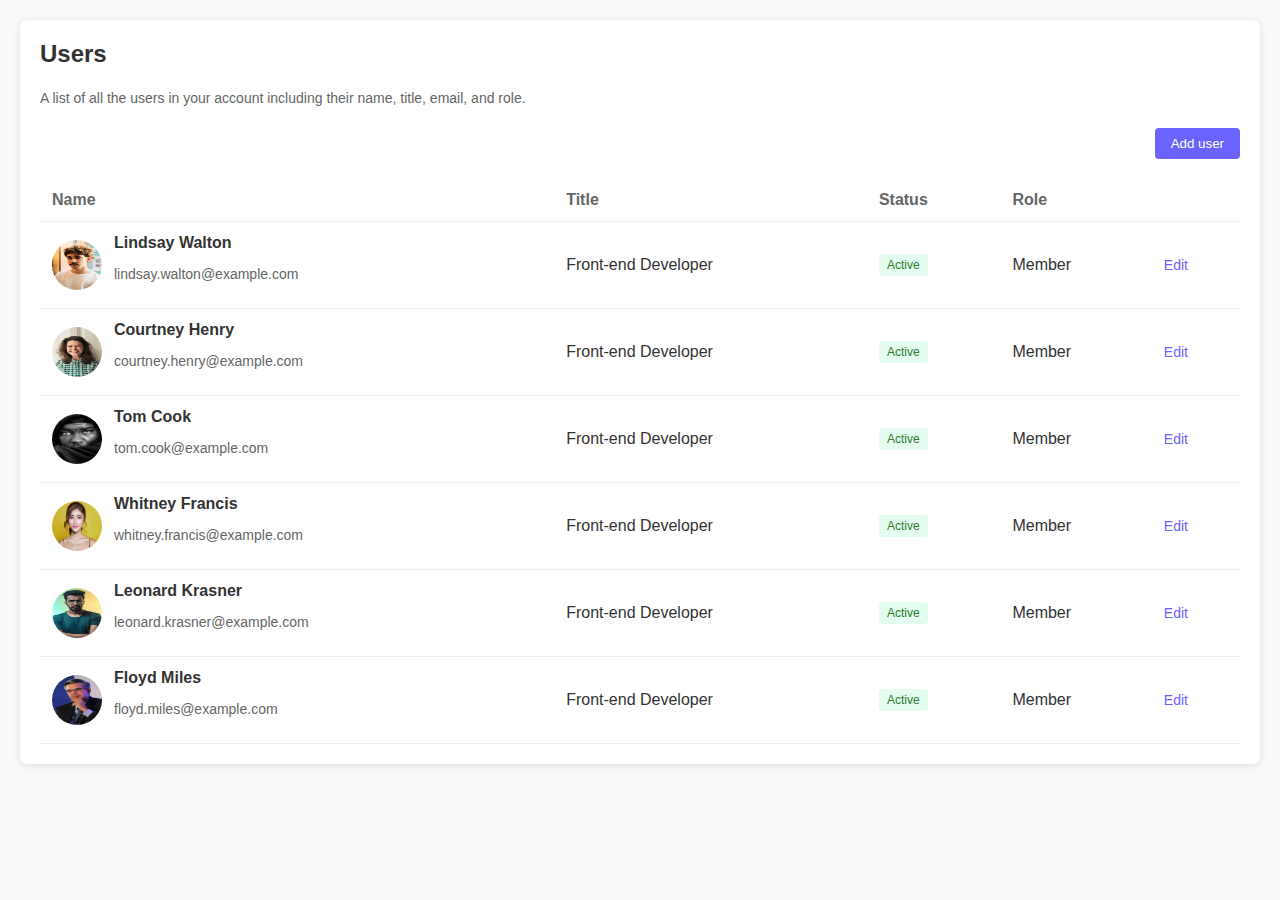
<file: jstest.html>
<!DOCTYPE html>
<html lang="en">
<head>
  <meta charset="UTF-8">
  <meta name="viewport" content="width=device-width, initial-scale=1.0">
  <title>User List</title>
  <link rel="stylesheet" href="jstest.css">
</head>
<body>
  <div class="user-list-container">
    <header class="user-list-header">
      <h2>Users</h2>
      <p>A list of all the users in your account including their name, title, email, and role.</p>
      <button class="add-user-button">Add user</button>
    </header>
    <table class="user-list">
      <thead>
        <tr>
          <th>Name</th>
          <th class="td-title">Title</th>
          <th>Status</th>
          <th>Role</th>
          <th></th>
        </tr>
      </thead>

      <tbody>
        <tr>
          <td>
            <div class="user-info">
             <img class= "image-container" src="images for jstest/pexels-luiz-milczwski-1663966103-27868437.jpg" alt="first image">
              <div>
                <p class="name">Lindsay Walton</p>
                <p class="email">lindsay.walton@example.com</p>
              </div>
            </div>
          </td>
            <td>Front-end Developer</td>
          <td><span class="status active">Active</span></td>
          <td>Member</td>
          <td><a href="#" class="edit-link">Edit</a></td>
        </tr>
        <!-- Repeat similar rows for other users -->
      </tbody>

      <tbody>
        <tr>
          <td>
            <div class="user-info">
              <img class= "image-container" src="images for jstest/pexels-olly-774909.jpg" alt="third image">
              <div>
                <p class="name">Courtney Henry</p>
                <p class="email">courtney.henry@example.com</p>
              </div>
            </div>
          </td>
          <td>Front-end Developer</td>
          <td><span class="status active">Active</span></td>
          <td>Member</td>
          <td><a href="#" class="edit-link">Edit</a></td>
        </tr>
        <!-- Repeat similar rows for other users -->
      </tbody>

      <tbody>
        <tr>
          <td>
            <div class="user-info">
              <img class= "image-container" src="images for jstest/pexels-pixabay-276870.jpg" alt="fourth image">
              <div>
                <p class="name">Tom Cook</p>
                <p class="email">tom.cook@example.com</p>
              </div>
            </div>
          </td>
          <td>Front-end Developer</td>
          <td><span class="status active">Active</span></td>
          <td>Member</td>
          <td><a href="#" class="edit-link">Edit</a></td>
        </tr>
        <!-- Repeat similar rows for other users -->
      </tbody>

      <tbody>

        <tr>
          <td>
            <div class="user-info">
              <img class= "image-container" src="images for jstest/pexels-pixabay-415829.jpg" alt="fifth image">
              <div>
                <p class="name">Whitney Francis</p>
                <p class="email">whitney.francis@example.com</p>
              </div>
            </div>
          </td>
          <td>Front-end Developer</td>
          <td><span class="status active">Active</span></td>
          <td>Member</td>
          <td><a href="#" class="edit-link">Edit</a></td>
        </tr>
        <!-- Repeat similar rows for other users -->
      </tbody>

      <tbody>
        <tr>
          <td>
            <div class="user-info">
              <img class = "image-container"src="images for jstest/pexels-nkhajotia-1516680.jpg" alt="fifth image">
              <div>
                <p class="name">Leonard Krasner</p>
                <p class="email">leonard.krasner@example.com</p>
              </div>
            </div>
          </td>
          <td>Front-end Developer</td>
          <td><span class="status active">Active</span></td>
          <td>Member</td>
          <td><a href="#" class="edit-link">Edit</a></td>
        </tr>
        <!-- Repeat similar rows for other users -->
      </tbody>

      <tbody>
        <tr>
          <td>
            <div class="user-info">
              <img class="image-container" src="images for jstest/pexels-pranavdigwal-32976.jpg" alt="sixth image">
              <div>
                <p class="name">Floyd Miles</p>
                <p class="email">floyd.miles@example.com</p>
              </div>
            </div>
          </td>
          <td>Front-end Developer</td>
          <td><span class="status active">Active</span></td>
          <td>Member</td>
          <td><a href="#" class="edit-link">Edit</a></td>
        </tr>
        <!-- Repeat similar rows for other users -->
      </tbody>

    </table>
  </div>
</body>
</html>
</file>
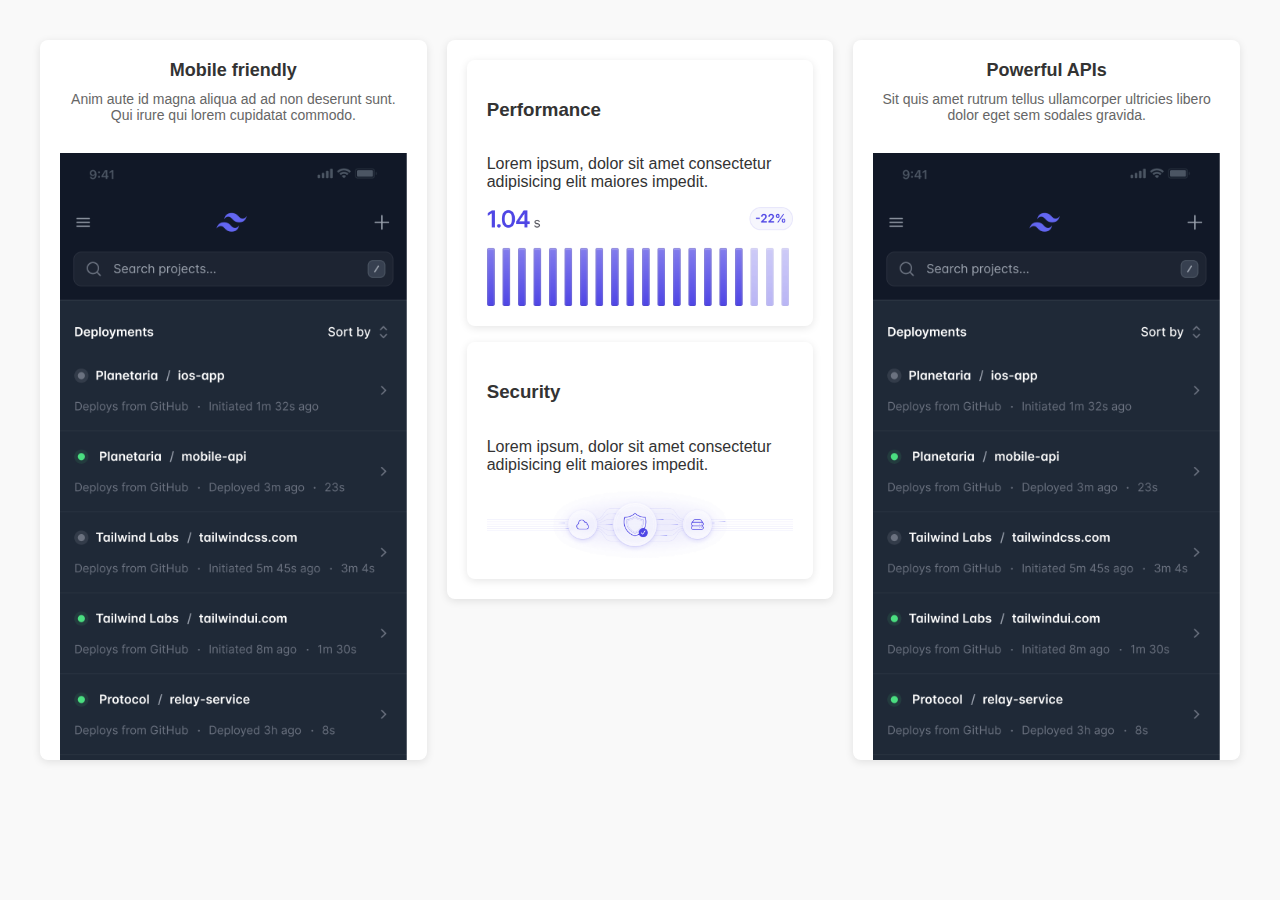
<file: taskvid.html>
<!DOCTYPE html>
<html lang="en">
<head>
  <meta charset="UTF-8">
  <meta name="viewport" content="width=device-width, initial-scale=1.0">
  <title>Feature Cards</title>
  <link rel="stylesheet" href="taskvid.css">
</head>
<body>
  <div class="container">
    <div class="card">
      <div class="text-content">
        <h3>Mobile friendly</h3>
        <p>Anim aute id magna aliqua ad ad non deserunt sunt. Qui irure qui lorem cupidatat commodo.</p>
      </div>
      <div class="image-content">
        <img class="image-container" src="images for jstest/bento-03-mobile-friendly.png" alt="mobile image">
      </div>
    </div>

    <div class="card-bento">
      <div class="card-content">
        <h3>Performance</h3>
        <p>Lorem ipsum, dolor sit amet consectetur adipisicing elit maiores impedit.</p>
        
        <img class="image-container" src="images for jstest/bento-03-performance.png" alt="Performance graph">
      </div>

      <div class="card-content">
        <h3>Security</h3>
        <p>Lorem ipsum, dolor sit amet consectetur adipisicing elit maiores impedit.</p>
        
        <img class="image-container" src="images for jstest/bento-03-security.png" alt="Performance graph">
      </div>

    </div>

    <div class="card">
      <div class="text-content">
        <h3>Powerful APIs</h3>
        <p>Sit quis amet rutrum tellus ullamcorper ultricies libero dolor eget sem sodales gravida.</p>
      </div>
      <div class="image-content">
        <img class="image-container-last" src="images for jstest/bento-03-mobile-friendly.png" alt="Code example">
      </div>
    </div>
  </div>
</body>
</html>
</file>
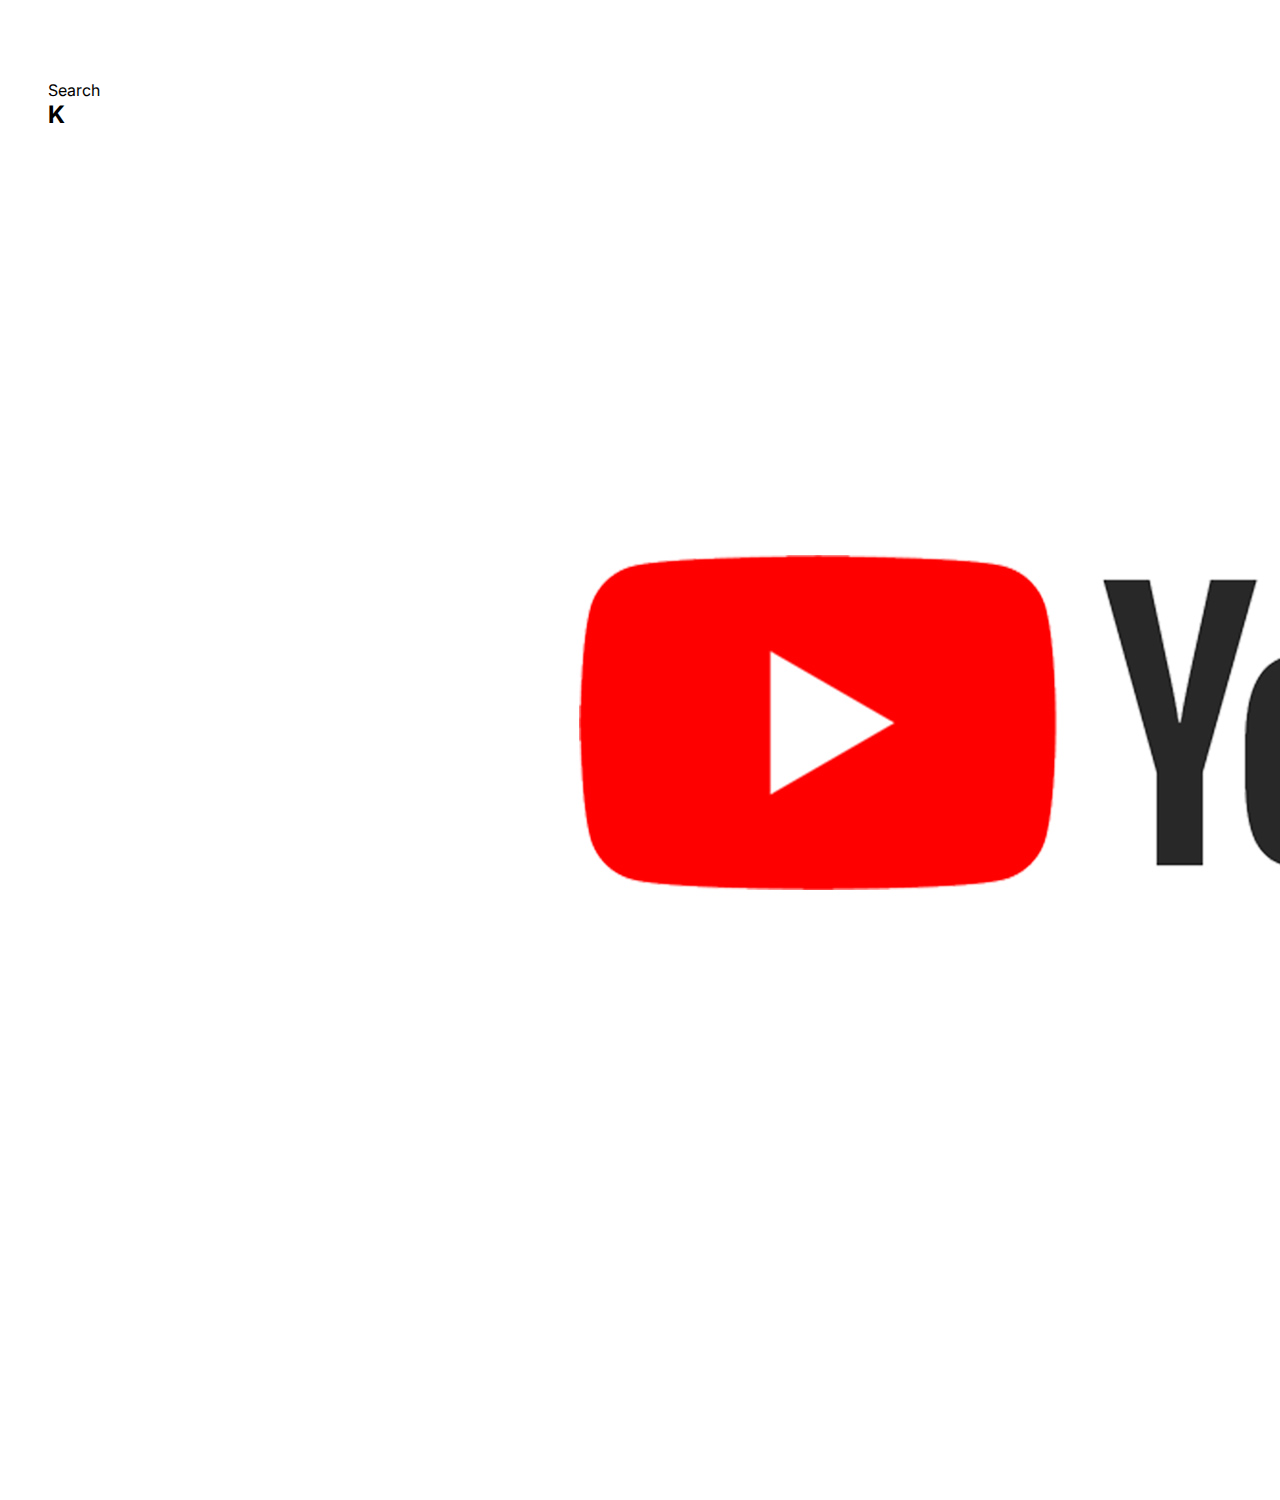
<file: Youtube.html>
<!DOCTYPE html>
<html lang="en">
<head>
    <meta charset="UTF-8">
    <meta name="viewport" content="width=device-width, initial-scale=1.0">
    <title>YouTube Task</title>
    <link rel="stylesheet" href="./Youtube.css">
    <link rel="stylesheet" href="https://cdnjs.cloudflare.com/ajax/libs/font-awesome/6.6.0/css/all.min.css" integrity="sha512-Kc323vGBEqzTmouAECnVceyQqyqdsSiqLQISBL29aUW4U/M7pSPA/gEUZQqv1cwx4OnYxTxve5UMg5GT6L4JJg==" crossorigin="anonymous" referrerpolicy="no-referrer" />
  

</head>

<body>
    <div class="main-container">

        <div class="top-container">

            <div class="top-container-content">

                <div class="left-top-container">

                    <div class="menu-logo-container">
                        <i class="fa-solid fa-bars"></i>

                    </div>

                    <div class="youtube-logo-container">
                    <img src="/images/youtube-hd-icon.jpg" alt="youtube-main-image">

                    </div>

                </div>

                <div class="middle-top-container">

                    <div class="search-box-container">
                        <P>
                            Search
                        </P>

                    </div>

                    <div class="search-icon-container">
                        <i class="fa-solid fa-magnifying-glass"></i>

                    </div>

                    <div class="voice-search-container">
                        <i class="fa-solid fa-microphone"></i>
                    </div>
                </div>

                <div class="right-top-container">

                    <div class="create-icon">
                        <i class="fa-solid fa-video"></i>

                    </div>

                    <div class="notifications-icon">
                        <i class="fa-regular fa-bell"></i>

                    </div>

                    <div class="profile-icon">
                        <h2>
                            K
                        </h2>

                    </div>
                </div>

            </div>
        </div>


    </div>
    
</body>



</html>
</file>
<file: colorgenerator.css>
*{

    margin: 0;
    padding: 0;
    box-sizing: border-box;
    font-family: Arial, Helvetica, sans-serif;
    letter-spacing: -1px;
}

.title-container {

    margin: 4rem auto;
    text-align: center;
    padding: 1.5rem;
    width: fit-content;
    background-color: #fff4da;
    border: 1px solid darkgreen;
}

.container-colors-buttons {

    margin: 0 auto;
    text-align: center;
    width: 100vw ;
    height: auto;
    display: flex;
    flex-direction: column;
    justify-content: center;
    align-items: center;
    row-gap: 3rem;
    padding: 1.5rem;
    background-color: #f8f8f8;
}

.container-colors{
   width: 100%;
    height: 300px;
    display: flex;
    flex-direction: row;
    align-items: start;
    padding: 1rem;
    background-color: #ffffff;
    justify-content: center;
    column-gap: 1rem;
    border: none;
    outline: none;
    border-radius: 18px;
}

.first-color-box{
    height: 100%;
    width: 100%;
   
    padding: 2rem 4rem;
    display: flex;
    flex-direction: column;
    align-items: start;
    justify-content: flex-end;
    border: none;
    outline: none;
    border-radius: 14px;

    
}

.second-color-box{
    height: 100%;
    width: 100%;
   
    padding: 2rem 4rem;
    display: flex;
    flex-direction: column;
    align-items: start;
    justify-content: flex-end;
    border: none;
    outline: none;
    border-radius: 14px;

}

.third-color-box{
    height: 100%;
    width: 100%;
   
    padding: 2rem 4rem;
    display: flex;
    flex-direction: column;
    align-items: start;
    justify-content: flex-end;
    border: none;
    outline: none;
    border-radius: 14px;


  
}
.hex-cont {
    width: auto;
    height: auto;
    padding: 0.5rem;
    background-color: white;
    border: none;
    
    border-radius: 4px;

}

.hex-cont h3 {
    font-size: 24px;
    font-weight: 500;
    color: black;
}



.container-buttons {
    width: fit-content;
    height: auto;
    padding: 1.5rem;
}

button {
    width: 300px;
    background-color: rgb(23, 23, 44);
    color: white;
    outline: none;
    border: none;
    cursor: pointer;
    padding: 1rem 1rem;
    border: none;
    outline: none;
    border-radius: 32px;
}

.reset{
    width: 300px;
    background-color: #d9d9d9;
    color: rgb(78, 75, 75);
    cursor: pointer;
    padding: 1rem 1rem;
    border: 1px solid rgb(16, 28, 197);
    border-radius: 32px;
}

@media (max-width: 440px) {

    .container-colors-buttons {

        margin: 0 auto;
        text-align: center;
        width: 100vw ;
        height: auto;
        display: flex;
        flex-direction: column;
        justify-content: center;
        align-items: center;
        row-gap: 2rem;
        padding: 1.5rem;
        background-color: #f8f8f8;
    }

    .container-colors{
        width: 100%;
         height: 400px;
         display: flex;
         flex-direction: column;
         align-items: start;
         justify-content: center;
         row-gap: 1rem;
         
     }

     .container-buttons {
        width: 100%;
        height: auto;
        display: flex;
        flex-direction: column;
        row-gap: 1rem;
        padding: 1.5rem;
    }
    
    .container-buttons {
        width: fit-content;
        height: auto;
        padding: 0.2rem;
    }
    
}
</file>
<file: deepmind.css>
*{
    margin: 0;
    padding: 0.2rem;
    box-sizing: border-box;
    letter-spacing: -o.031rem;
    font-family: "Inter", sans-serif;
    line-height: 2rem;
    
}
.body {

    width: 100%;
    height: auto;
    display: flex;
    flex-direction: column;
    justify-content: center;
    align-items: center;
    row-gap: 1rem;
}
.hero-section-cont {

    width: 100%;
    height: auto;
    position: relative; /* Enable positioning for child elements */
    height: 100vh;       /* Restrict section height to 50% of the viewport */
    overflow: hidden
}


.background-video {
  position: absolute; /* Position the video within the section */
  top: 0;
  left: 0;
  width: 100%;        /* Stretch the video to cover the width */
  height: 100%;       /* Stretch the video to cover the height */
  object-fit: cover;  /* Ensures the video fills the section without distortion */
  z-index: -1;        /* Send the video behind the content */
}

.nav-bar {

    width: 100%;
    height: auto;
    display: flex;
    padding: 0.5rem;
    flex-direction: row;
    justify-content: space-between;
    align-items: start;
}

.logo-and-menu {

    width: 100%;
    height: auto;
    display: flex;
    flex-direction: row;
    justify-content: start;
    align-items: center;
    column-gap: 1rem;
}

.dm-logotext {

    width: auto;
    height: auto;
    padding: 0rem;
    display: inline-block;
    text-align: start;
    cursor: pointer;
    background-color: transparent;
    border: none;
     text-align: center;            /* Center-align text */
  white-space: nowrap;           /* Prevent text wrapping */
  overflow: hidden;              /* Hide overflowing text if necessary */
  text-overflow: ellipsis;       /* Add ellipsis if text overflows */
  min-width: 13rem;              /* Set a minimum width */
  max-width: 100%; 
}

.dm-logotext p {

    width: fit-content;
    height: auto;
    color: white;
    font-size: 1.25rem;
    font-weight: 500;
    padding: 1rem;
    border: none;
    border-radius: 0.125rem;
}
.dm-logotext :hover {
   background-color: rgba(110, 137, 171, 0.196);
}
.menu-container {

    width: 100%;
    height: auto;
    display: flex;
    flex-direction: row;
    justify-content: start;
    align-items: center;
    column-gap: 0.5rem;

}

.menu-options {

    width:fit-content;
    height: auto;
    display: flex;
    padding: 0.6rem;
    flex-direction: row;
    justify-content: start;
    align-items: center;
    border: none;
    border-radius: 0.125rem;
    background-color: transparent;
    color: white;
}

.menu-options p {

    font-size: 1rem;
    font-weight: 500;
}

.menu-options:hover {
    background-color: rgba(110, 137, 171, 0.196);
 }

.search-and-ai {

    width: fit-content;
    height: auto;
    display: flex;
    flex-direction: row;
    justify-content: start;
    align-items: center;
    column-gap: 0.5rem;
}

.icon {

    width: fit-content;
    height: auto;
    color: white;
    padding: 0.6rem;
    cursor: pointer;
    border: none;
    border-radius: 0.125rem;

}

.icon:hover {
    background-color: rgba(110, 137, 171, 0.196);
 }


 .hero-text-content {

    width: 100%;
    height: 70vh;
    display: flex;
    flex-direction: column;
    justify-content: center;
    align-items: center;
    row-gap: 2rem;
 }

 .headline {

    width: fit-content;
    height: auto;
 }

 .headline h1 {

    font-size: 8rem;
    font-weight: 400;
    color: white;
 }

 .subhead {

    width: fit-content;
    height: auto;
 }

 .subhead h3 {

    font-size: 2rem;
    font-weight: 400;
    color: white;
 }

 .primary-button {
    height: auto;
    display: inline-block;
    padding: 0.5rem 1rem 0.5rem 1rem;
    background-color: white;
    border: none;
    border-radius: 100rem;
    cursor: pointer;
    min-width: 5rem;

 }


 .primary-button:hover {
    border: none;
    border-color: solid #2D7FEA 0.125rem;
    color: #113565;
    background-color: whitesmoke;
 }

 .primary-button p {
    font-size: 1rem;
    font-weight: 400;
    color: #2D7FEA;
 }

.top-section {

    width: 100%;
    height: auto;
    display: flex;
    justify-content: space-between;
    align-items: start;
}
 .latest-news-section-container {

    width: 100%;
    height: auto;
    padding: 4rem;
    display: flex;
    flex-direction: column;
    justify-content:space-between ;
    align-items: start;
    row-gap: 2rem;
    
 }

 .section-headline {

    width: 100%;
    height: auto;
    display: flex;
    flex-direction: column;
    justify-content: start;
    align-items: start;
    row-gap: 0.85rem;
    
 }
 
 .section-headline h2 {
    
    font-size: 2rem;
    font-weight: 400;
    
 }

.section-headline p {

    font-size: 0.9rem;
    font-weight: 400;
}

.view-all {

    width: fit-content;
    height: auto;
    border: none;
    border-radius: 1000rem;
   background-color: transparent;
   color: #2D7FEA;
   display: inline-block;
   white-space: nowrap;
   cursor: pointer;
   padding: 0.85rem

}

.view-all p {

    font-size: 1rem;
    font-weight: 400;
}

.view-all:hover {

    background-color: #2d7fea0f;
    color: #113565;
}

.news-container {

    width: 100%;
    height: auto;
    display: flex;
    flex-direction: row;
    justify-content: space-between;
    align-items: center;
}

.card {
    width: 100%;
    max-width: 25rem;
    background: white;
    border-radius: 0.5rem;
    overflow: hidden;
    border: none;
    border: solid #dbdbdbc7 0.125rem;
   
}

.card:hover {
   border: none;
   border: solid 0.1rem #a3a0a0b7; 
  
}

.card-image {
    width: 100%;
    height: 180px;
    object-fit: cover;
    border: none;
    border-radius: 0.5rem;
}

.card-content {
    padding: 1.5rem;
}

.category {
    text-transform: uppercase;
    font-size: 12px;
    font-weight: 600;
    letter-spacing: 0.5px;
    color: #5f6368;
    margin-bottom: 0.65rem;
}

.title {
    font-size: 1.25rem;
    font-weight: 500;
    color: #202124;
    line-height: 1.4;
}

.description {
    font-size: 0.875rem;
    color: #5f6368;
    margin-bottom: 1rem;
    line-height: 1.6;
}

.card-footer {
    display: flex;
    justify-content: space-between;
    align-items: center;

}

.date {
    font-size: 0.875rem;
    font-style: normal;
    color: #5f6368;
}

.external-link {
    color: #1a73e8;
    display: flex;
    align-items: center;
    text-decoration: none;
    font-size: 14px;
}

.material-icons {
    font-size: 20px;
    margin-left: 4px;
}

.podcast-section {

    width: 100%;
    height: auto;
    position: relative; /* Enable positioning for child elements */
    height: 100vh;       /* Restrict section height to 50% of the viewport */
    overflow: hidden;
    z-index: -1;
}



.podcast-bg {

    width: 100%;
    height: 100vh;
    padding: 4rem;
    object-fit: cover;
    position: absolute;
    border: none;
    border-radius: 1rem;

}
  
  
.content {
    width: 100%;
    height: 100vh;
    display: flex;
    flex-direction: column;
    justify-content: center;
    align-items: center;
    row-gap: 2rem;
    z-index: +1;
    position: relative; 
    color: white;
}

.content-label p {

    width: 100%;
    height: auto;
    font-size: 1rem;
    font-weight: 400;
    
}

.content-main-text h2 {

    width:80%;
    display: flex;
    flex-direction: row;
    justify-content: center;
    align-items: center;
    text-align: center;
    height: auto;
    font-size: 3rem;
    font-weight: 500;
    line-height: 1;

}

.technologies-section {

    width: 100%;
    height: auto;
    display: flex;
    flex-direction: column;
    justify-content: center;
    align-items:center;
}

.technologies-section h2 {

    width: 100%;
    height: auto;
    font-size: 3rem;
    font-weight: 400;

}

.desc {
    width: 100%;
    height: auto;
    font-size: 2rem; 
    font-weight: 400;
    text-align: center;
    color: #5f6368;
}

.astra-section {

    width: 100%;
    height: auto;
    position: relative; /* Enable positioning for child elements */
    height: 100vh;       /* Restrict section height to 50% of the viewport */
    overflow: hidden;
    z-index: -1;
    border: none;
    border-radius: 1.5rem;
}

.astra-bg {

    width: 100%;
    height: 100vh;
    padding: 4rem;
    object-fit: cover;
    position: absolute;
    border: none;
    border-radius: 1rem;

}

.content-astra {
    width: 100%;
    height: 100vh;
    display: flex;
    flex-direction: column;
    justify-content: center;
    align-items: center;
    row-gap: 2rem;
    z-index: +1;
    position: relative; 
    color: white;
}

.main-text-astra h2 {

    width:100%;
    display: flex;
    flex-direction: row;
    justify-content: center;
    align-items: center;
    text-align: center;
    height: auto;
    font-size: 5rem;
    font-weight: 500;
}

.subtext-astra {

    width:100%;
    display: flex;
    flex-direction: row;
    justify-content: center;
    align-items: center;
    text-align: center;
    height: auto;
    font-size: 1.5rem;
    font-weight: 500;

}

.cta {
    height: auto;
    display: inline-block;
    padding: 1rem;
    background-color: white;
    border: none;
    border-radius: 100rem;
    cursor: pointer;
    min-width: 4rem;

 }


 .cta:hover {
    background-color: #2d7fea0f;
    color: #113565;
 }

 .cta p {
    font-size: 1rem;
    font-weight: 400;
    color: #2D7FEA;
 }

 .twocard-container {
    width: 100%;
    height: auto;
    padding: 4rem;
    display: flex;
    flex-direction: row;
    justify-content: space-between;
    align-items: center;
    column-gap: 3rem;
 }

.bento {

    width: 100%;
    max-width: auto;
    background: white;
    border-radius: 0.5rem;
    overflow: hidden;
    border: none;
    border: solid #dbdbdbc7 0.125rem;
}

.bento-image {

    width: 100%;
    height: 24rem;
    object-fit: cover;
    border: none;
    border-radius: 0.5rem;

}


.bento-footer {

  
    display: flex;
    justify-content: end;
    align-items: center;
    
    
}

.bento:hover {
    border: none;
    border: solid 0.1rem #a3a0a0b7; 
   
 }


 .category-bento P {

    width: fit-content;
    height: auto;
    font-size: 1.5rem;
    font-weight: 500;
 }
 .description-bento p {

    width: fit-content;
    height: auto;
    font-size: 1rem;
    font-weight: 500;
    color: #5f6368;


 }

 .threecard-container {
    width: 100%;
    height: 40rem;
    padding: 4rem;
    display: flex;
    flex-direction: row;
    justify-content: space-between;
    align-items: center;
    column-gap: 3rem;

 }

 .bento-three {  
    width: 100%;
    max-width: auto;
    background: white;
    border-radius: 0.5rem;
    overflow: hidden;
    border: none;
    border: solid #dbdbdbc7 0.125rem;
 }



 .threebento-image {

    width: 100%;
    height: 50%;
    object-fit: cover;
    border: none;
    border-radius: 0.5rem;

 }



.responsility-section {

    width: 100%;
    height: auto;
    display: flex;
    flex-direction: column;
    justify-content: center;
    row-gap: 2rem;
    align-items: center;
    text-align: center;
}

.headname h2 {

    width: 100%;
    height: auto;
    font-size: 3rem;
    font-weight: 400;

}

.desc-resp {
    width: 50%;
    height: auto;
    font-size: 2rem; 
    font-weight: 400;
    text-align: center;
    text-align: center;
    color: #5f6368;
    
}

.doublecard-container { 
    width: 100%;
    height: auto;
    padding: 4rem;
    display: flex;
    flex-direction: row;
    justify-content: space-between;
    align-items: center;
    column-gap: 3rem;
    
}

.explore-teams-container {

    width: 100%;
    height: auto;
    padding: 0 3rem 0 3rem;
    display: flex;
    flex-direction: row;
    justify-content: space-between;
    align-items: start;
    column-gap: 3rem;
}

.explore-copy-container p {
    width: 100%;
    height: auto;
    font-size: 2rem;
    font-weight: 400;
    line-height: 1.5;

}

.links-container {

    width: 100%;
    height: auto;
    padding: 0;
    display: flex;
    flex-direction: row;
    justify-content: space-between;
    align-items: center;
}

.left-links-container {

    width: 100%;
    height: auto;
}


.logo-and-name {

    width: 100%;
    height: 4rem;
    display: flex;
    flex-direction: row;
    justify-content: space-between;
    align-items: center;
    padding: 1rem;
    border: none;
    border: solid #dbdbdbc7 0.125rem;
    border-radius: 0.5rem;
}

.logo-and-name:hover {

    border: none;
    border: solid 0.1rem #a3a0a0b7; 
}


.right-links-container {

    width: 100%;
    height: auto;
}

.name {

    width: 100%;
    height: auto;
    display: flex;
    flex-direction: row;
    justify-content: start;
    align-self: center;
}

.logo {

    width: fit-content;
    height: auto;
    display: flex;
    flex-direction: row;
    justify-content:center;
    align-items: start;
}
</file>
<file: jstest.css>
/* General styles */
body {
    font-family: Arial, sans-serif;
    margin: 0;
    padding: 0;
    background-color: #f9f9f9;
    color: #333;
  }
  
  .user-list-container {
    max-width: 1200px;
    margin: 20px auto;
    padding: 20px;
    background: white;
    border-radius: 8px;
    box-shadow: 0 2px 8px rgba(0, 0, 0, 0.1);
  }
  
  .user-list-header {
    display: flex;
    flex-direction: column;
    gap: 8px;
    margin-bottom: 20px;
  }
  
  .user-list-header h2 {
    margin: 0;
  }
  
  .user-list-header p {
    font-size: 14px;
    color: #666;
  }
  
  .add-user-button {
    align-self: flex-end;
    padding: 8px 16px;
    background-color: #6c63ff;
    color: white;
    border: none;
    border-radius: 4px;
    cursor: pointer;
  }
  
  .add-user-button:hover {
    background-color: #574dcf;
  }
  
  table.user-list {
    width: 100%;
    border-collapse: collapse;
  }
  
  table.user-list th,
  table.user-list td {
    text-align: left;
    padding: 12px;
    border-bottom: 1px solid #eee;
  }
  
  table.user-list th {
    color: #666;
  }
  
  .user-info {
    display: flex;
    align-items: center;
    gap: 12px;
  }
  
  .user-info img {
    border-radius: 50%;
  }
  
  .user-info .name {
    font-weight: bold;
    margin: 0;
  }
  
  .user-info .email {
    font-size: 14px;
    color: #666;
  }
  
  .status {
    display: inline-block;
    padding: 4px 8px;
    border-radius: 4px;
    font-size: 12px;
  }
  
  .status.active {
    background-color: #e3fcef;
    color: #2e7d32;
  }
  
  .edit-link {
    color: #6c63ff;
    text-decoration: none;
    font-size: 14px;
  }
  
  .edit-link:hover {
    text-decoration: underline;
  }
  
  /* Responsive Styles */
  @media (max-width: 430px) {
    table.user-list,
    table.user-list thead {
      display: none;
    }
  
    table.user-list tbody tr {
      display: block;
      margin-bottom: 16px;
      background: #fff;
      padding: 12px;
      border: 1px solid #eee;
      border-radius: 8px;
    }
  
    table.user-list tbody td {
      display: flex;
      justify-content: space-between;
      margin-bottom: 8px;
      font-size: 14px;
    }
  
    table.user-list tbody td:last-child {
      margin-bottom: 0;
    }
  
    .user-info {
      flex-direction: column;
      gap: 4px;
    }
  
    .user-info img {
      width: 50px;
      height: 50px;
    }
  }
  
   .image-container {
    width: 50px;
    height: 50px;
   }
</file>
<file: taskvid.css>
/* General Styles */
body {
    font-family: Arial, sans-serif;
    margin: 0;
    padding: 0;
    background-color: #f9f9f9;
    color: #333;
  }
  
  .container {
    width: 100%;
    height: 80vh;
    overflow-y: hidden;
    display: flex;
    flex-direction: row;
    gap: 20px;
    justify-content: center;
    max-width: 1200px;
    margin: 20px auto;
    padding: 20px;
  }
  
  .card {
    background: #fff;
    border-radius: 8px;
    box-shadow: 0 2px 8px rgba(0, 0, 0, 0.1);
    padding: 20px;
    flex: 1 1 calc(33.333% - 20px);
    box-sizing: border-box;
    display: flex;
    flex-direction: column;
    align-items: center;
    overflow-y: hidden;
  }

  .card-bento {
    width: 300px;
    height: fit-content;
    background: #fff;
    border-radius: 8px;
    box-shadow: 0 2px 8px rgba(0, 0, 0, 0.1);
    padding: 20px;
    flex: 1 1 calc(33.333% - 20px);
    box-sizing: border-box;
    display: flex;
    flex-direction: column;
    align-items: center;
    justify-content: space-between;
    row-gap: 1rem;
  }

  .card-content {
    width: 100%;
    height: fit-content;
    display: flex;
    flex-direction: column;
    justify-content: center;
    align-items: start;
    border-radius: 8px;
    box-shadow: 0 2px 8px rgba(0, 0, 0, 0.1);
    padding: 20px;
   
  }
  .image-container{
    width: 100%;
    height: auto;
  }
  
  .image-container-last {
    width: 100%;
    height: auto;
  }
  .card-content {
    width: auto;
    height: auto;
  }
  
  
  .text-content {
    text-align: center;
    margin-bottom: 20px;
  }
  
  .text-content h3 {
    margin: 0;
    font-size: 18px;
    color: #333;
  }
  
  .text-content p {
    font-size: 14px;
    color: #666;
    margin: 10px 0;
  }
  
  .text-content h1 {
    font-size: 32px;
    color: #333;
    margin: 10px 0;
  }
  
  .image-content img {
    max-width: 100%;
    border-radius: 8px;
  }

  .image-content img {
    max-width: 100%;
    border-radius: 8px;
    display: flex;
    flex-direction: row;
    justify-content: end;
    overflow-x: visible;
  }
</file>
<file: Youtube.css>
@import url('https://fonts.googleapis.com/css2?family=Inter:ital,opsz,wght@0,14..32,100..900;1,14..32,100..900&display=swap');

*{
    margin: 0;
    padding: 0;
    box-sizing: border-box;
    letter-spacing: -o.031rem;
    font-family: "Inter", sans-serif;
}

.main-container {

    width: 100%;
    height: auto;
    background-color: white;
    padding: 2rem;
    display: flex;
    flex-direction: column;
    justify-content: center;
    align-items: center;
}

.top-container {

    width: 100%;
    height: auto;
    padding: 1rem;
    display: flex;
    flex-direction: row;
    justify-content: space-between;
    align-items: start;
}

.left-top-container {
    width: fit-content;
    height: auto;
    padding: 0.5rem;
    display: flex;
    flex-direction: row;
    justify-content: space-between;
    align-items: start;
}

.menu-logo-container {
    width: 100%;
    height: auto;

}

.youtube-logo-container {

    width: 1rem;
    height: 1rem;
}
</file>
<file: dashboard.css>
/* Global Reset */
*{
    margin: 0;
    padding: 0.2rem;
    box-sizing: border-box;
    letter-spacing: -o.031rem;
    font-family: "Inter", sans-serif;
    
}

.dashboard {

    width: 90vw;
    height: auto;
    
    margin: 4rem;
    background-color: white;
    border: none;
    border: solid blue 0.125rem;
    border-radius: 1rem;
    display: flex;
    flex-direction: row;
    justify-content: start;
    align-items: start;
}

.side-bar-cont {

    width: 16rem;
    height: auto;
   
    padding: 2rem;
    display: flex;
    flex-direction: column;
    justify-content: start;
    align-items: start;
    row-gap: 3rem;
}

.organix-logo-cont {

    width: fit-content;
    height: auto;
    display: flex;
    flex-direction: row; 
}

.searchbox-cont {

    width: 100%;
    height: auto;
    padding: 0.5rem;
    background-color: #FAF9F8;
    display: flex;
    flex-direction: row;
    justify-content: space-between;
    align-items: center;
    border: none;
    border-radius: 1rem;

}

.search-box {

    width: fit-content;
    height: auto;
    display: flex;
    flex-direction: row;
    justify-content: start;
    align-items: center;
}

.command-F-cont {

    width: fit-content;
    height: auto;
    background-color: white;
    border: none;
    border-radius: 0.4rem;
    padding: 0.3rem;
    row-gap: 0.6rem;
}

.main-menu-cont {

    width: 100%;
    height: auto;
    display: flex;
    flex-direction: column;
    justify-content: start;
    align-items: start;
    padding: 0;
}

.main-menu-cont h2 {

    font-size: 0.8rem;
    font-weight: 600;

}

.menu-options {

    width: 100%;
    height: auto;
    padding: 1rem;
    display: flex;
    flex-direction: column;
    justify-content: start;
    align-items: start;
   row-gap: 3rem;
}

.menu-options ul {
    width: 100%;
    height: auto;
    display: flex;
    flex-direction: column;
    justify-content: start;
    align-items: center;
    row-gap: 1rem;
}
.menu-options li {

    width: 10rem;
    height: auto;
    display: flex;
    flex-direction: row;
    justify-content: start;
    align-items: center;
    column-gap: 1rem;

}

.task {

    width: 100%;
    height: auto;
    background-color: #EDECF5;
    display: flex;
    flex-direction: row;
    justify-content: start;
    align-items: start;
    column-gap: 1rem;
    color: blue;
    border: none;
    border-radius: 0.4rem;
}

.label {

    width: 100%;
    height: auto;
    display: flex;
    flex-direction: column;
    justify-content: start;
    align-items: start;
}

.label h2 {

    font-size: 0.8rem;
    font-weight: 600;

}

.label-options {

    width: 100%;
    height: auto;
    padding: 1rem;
    display: flex;
    flex-direction: column;
    justify-content: start;
    align-items: start;
   row-gap: 3rem;

}
.label-options ul {
    width: 100%;
    height: auto;
    display: flex;
    flex-direction: column;
    justify-content: start;
    align-items: start;
    row-gap: 1rem;
}
.label-options li {

    width: 10rem;
    height: auto;
    display: flex;
    flex-direction: row;
    justify-content: start;
    align-items: center;
    column-gap: 1rem;

}

.marketing-icon {

    width: 16px;
    height: 16px;
    background-color: #00B4CC;
    border: none;
    border-radius: 10000rem;
}

.development-icon {

    width: 16px;
    height: 16px;
    background-color: #7955F2;
    border: none;
    border-radius: 10000rem;

}

.design-icon {

    width: 16px;
    height: 16px;
    background-color: #F77E4A;
    border: none;
    border-radius: 10000rem;

}

.model-icon {

    width: 16px;
    height: 16px;
    background-color: #D049F2;
    border: none;
    border-radius: 10000rem;

}

.main-screen {

    width: 100%;
    height: auto;
    display: flex;
    flex-direction: column;
    justify-content: start;
    border: none;
    border-left:solid  #F0EFEE 0.125rem ;
}

.top-section-cont {

    width: 100%;
    height: auto;
    display: flex;
    padding: 1rem;
    flex-direction: row;
    justify-content: space-between;
    align-items: start;

}

.task-text-cont p {

    font-size: large;
    font-weight: 800;
    color: black;
}

.top-funtions-cont {

    width: fit-content;
    height: auto;
    display: flex;
    flex-direction: row;
    justify-content: space-between;
    column-gap: 1rem;
    align-items: start;
}

.add-task-btn-icon {
    width: fit-content;
    height: auto;
    border: none;
    padding: 0.3rem;
    background-color: white;
    border: solid blue 0.125rem;
    border-radius: 0.5rem;
    display: flex;
    flex-direction: row;
    justify-content: space-between;
    align-items: start;
    cursor: pointer;
}

.notifs-icon-cont  {

    width: fit-content;
    height: auto;
    padding: 0.5rem;
    cursor: pointer;
}

.avatar-cont {

    width: 2rem;
    height: 2rem;
    cursor: pointer;
}

.main-content-cont {

    width: 100%;
    height: auto;
    
    display: flex;
    flex-direction: row;
    justify-content: space-between;
    align-items: center;
    border: none;
    border-top: solid #F0EFEE 0.125rem;

}

.main-content-top-btns {

    width: 100%;
    height: auto;
    display: flex;
    flex-direction: row;
    justify-content: space-between;
    align-items: center;
    border: none;
    border-bottom: solid #F0EFEE 0.125rem;
}

.left-btns {

    width:fit-content;
    height: auto;
    display: flex;
    flex-direction: row;
    justify-content: start;
    align-items: center;
}

.right-btns {

    width:fit-content;
    height: auto;
    display: flex;
    flex-direction: row;
    justify-content: start;
    align-items: center;
}

.text-and-icon {
    width: fit-content;
    height: auto;
    display: flex;
    padding: 1rem;
    flex-direction: row;
    justify-content: start;
    align-items: center;
    column-gap: 0.5rem;
}

.board-icon {
    width: fit-content;
    height: auto;
    color: blue;

}


.text-and-icon-board {

    width: 100%;
    height: auto;
    display: flex;
    flex-direction: row;
    justify-content: start;
    align-items: center;
    border: none;
    border-bottom: solid blue 0.125rem;
} 

.Activity-cards-container {

    width: 100%;
    height: auto;
    padding: 0.3rem;
    display: flex;
    flex-direction: row;
    justify-content: start;
    align-items: start;
    background-color: white;
}

.action-container {

    width: fit-content;
    height: auto;
    padding: 1.5rem;
    display: flex;
    flex-direction: column;
    justify-content: start;
    align-items: start;
    row-gap: 1rem;
}


.act-btn-icon {

    width: 100%;
    height: auto;
    padding: 1rem;
    display: flex;
    flex-direction: row;
    justify-content: space-between;
    align-items: center;
    background-color: #EBE5FF;
    border: none;
    border-radius: 0.5rem;
    
}

.act-btn-icon p {

    font-size: 700;
    font-weight: bold;
}

.plus-icon {
    width: fit-content;
    height: auto;
    padding: 0.3rem;
    background-color: #F0EFEE;
    border-radius: 100000rem;
}

.first-card {
    width: fit-content;
    height: auto;
    padding: 1rem;
    background-color: white;
    display: flex;
    flex-direction: column;
    justify-content: start;
    align-items: start;
    row-gap: 0.5rem;
    border: none;
    border-radius: 0.5rem;
    box-shadow: 0 0.25rem 0.5rem rgba(0, 0, 0, 0.2);

}

.label-and-icon {
    
    width: 100%;
    height: auto;
    display: flex;
    flex-direction: row;
    justify-content: space-between;
    align-items: center;

}
.label-and-icon p {

    color: #FFA348;
}


.card-title {

    width: fit-content;
    height: auto;
}

.card-title p {

    font-size: medium;
    font-weight: 700;

}

.sub-text {

    width: 16rem;
    height: auto;
}
.sub-text p {

    font-size: small;
    font-weight: 500;
}

.tags {

    width: fit-content;
    height: auto;
    display: flex;
    flex-direction: row;
    justify-content:start;
    align-items: start;
    column-gap: 0.5rem;

}

.tagname p {

    font-size: small;
    font-weight: 400;
}

.tagname-and-icon1 {

    width: fit-content;
    height: auto;
    padding: 0.1rem;
    display: flex;
    flex-direction: row;
    justify-content: start;
    align-items: center;
    background-color: #FFF3E6;
    color: #FFA348;
    border: none;
    border-radius: 0.4rem;
}

.tagname-and-icon2 {

    width: fit-content;
    height: auto;
    padding: 0.1rem;
    display: flex;
    flex-direction: row;
    justify-content: start;
    align-items: center;
    background-color: #EFF2F4;
    color: #77808B;
    border: none;
    border-radius: 0.4rem;
}

.avatars-and-icons {

    width: 100%;
    height: auto;
    display: flex;
    flex-direction: row;
    justify-content: space-between;
    align-items: start;
}

.avatars{

    width: fit-content;
    height: auto;
    display: flex;
    flex-direction: row;
    justify-content: start;
    align-items: start;
}


.dev p {

    width: 100%;
    height: auto;
    color: #7F5EF3;
    font-size: medium;
    font-weight: 700;
}

.icons {

    width: 100%;
    height: auto;
    display: flex;
    flex-direction: row;
    justify-content: start;
    align-items: start;
}

.link-and-unit {
    width: fit-content;
    height: auto;
    display: flex;
    flex-direction: row;
    justify-content: start;
    align-items: start;
    color: #77808B;
   
}

.chat-and-unit {
    width: fit-content;
    height: auto;
    display: flex;
    flex-direction: row;
    justify-content: start;
    align-items: start;
    color: #77808B;
}

.second-card {
    width: 100%;
    height: auto;
    padding: 1rem;
    display: flex;
    flex-direction: column;
    justify-content: start;
    align-items: start;
    row-gap: 0.5rem;
    background-color: white;
    border: none;
    border: solid #F0EFEE 0.1rem;
    border-radius: 0.5rem;

}
  


.container-middle-card {

    width: 100%;
    height: auto;
    display: flex;
    flex-direction: column;
    justify-content: start;
    align-items: start;
    row-gap: 1rem;
}

.container-mid-card {

    width: 100%;
    height: auto;
    display: flex;
    flex-direction: column;
    justify-content: start;
    align-items: start;
    row-gap: 2rem;
}


.act-btn-icon-progress {

    width: 100%;
    height: auto;
    padding: 1rem;
    display: flex;
    flex-direction: row;
    justify-content: space-between;
    align-items: center;
    background-color: #DFF5F8;
    border: none;
    border-radius: 0.5rem;
    
}

.second-card1 {
    width: 100%;
    height: auto;
    padding: 1rem;
    background-color: white;
    display: flex;
    flex-direction: column;
    justify-content: start;
    align-items: start;
    row-gap: 0.5rem;
    border: none;
    border: solid #F0EFEE 0.1rem;
    border-radius: 0.5rem;

}

.second-card2 {
    width: 100%;
    height: auto;
    padding: 1rem;
    background-color: white;
    display: flex;
    flex-direction: column;
    justify-content: start;
    align-items: start;
    row-gap: 0.5rem;
    border: none;
    border: solid #F0EFEE 0.1rem;
    border-radius: 0.5rem;

}

.done {

    width: 100%;
    height: auto;
    background-color: #E3F7DA;
}

.high p {

    width: 100%;
    height: auto;
    color: red;
}

.marketing p {

    width: 100%;
    height: auto;
    color: #56CADB;
}
</file>
